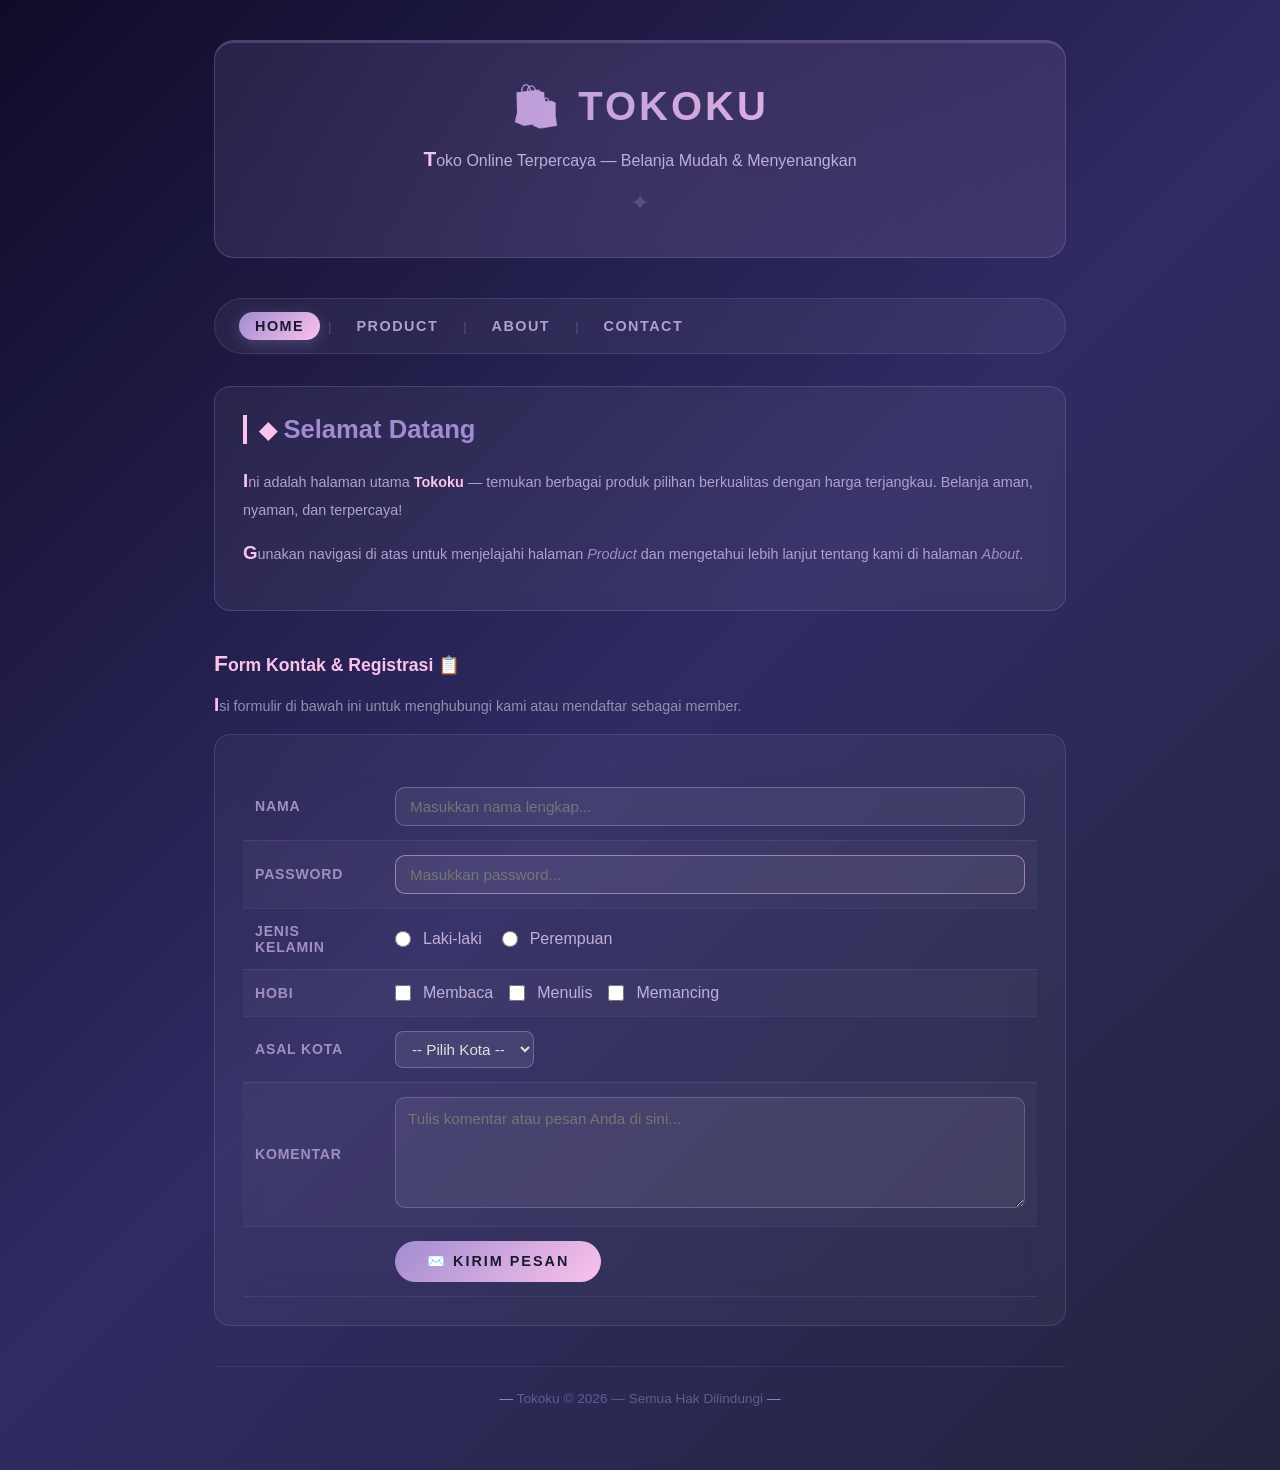
<file: pertemuan1/index.html>
<!DOCTYPE html>
<html lang="id">

<head>
    <meta charset="UTF-8">
    <meta name="viewport" content="width=device-width, initial-scale=1.0">
    <title>Tokoku - Home & Contact</title>
    <link rel="stylesheet" href="./style.css">
    <style>
        body {
            background: linear-gradient(135deg, #0f0c29, #302b63, #24243e);
        }

        .contact-title {
            color: #fbc2eb;
            font-size: 1.1rem;
            font-weight: 600;
            margin-bottom: 4px;
        }

        .radio-group {
            display: flex;
            gap: 20px;
            flex-wrap: wrap;
        }

        .radio-item {
            display: flex;
            align-items: center;
            gap: 6px;
            color: #c0b0d8;
            cursor: pointer;
        }

        .checkbox-group {
            display: flex;
            gap: 16px;
            flex-wrap: wrap;
        }

        .checkbox-item {
            display: flex;
            align-items: center;
            gap: 6px;
            color: #c0b0d8;
            cursor: pointer;
        }

        .form-table {
            border-collapse: collapse;
            width: 100%;
        }

        .form-table td {
            padding: 14px 12px;
            border-bottom: 1px solid rgba(161, 140, 209, 0.15);
            vertical-align: middle;
        }

        .form-table td:first-child {
            width: 140px;
            font-weight: 600;
            color: #a090c0;
            font-size: 0.88rem;
            text-transform: uppercase;
            letter-spacing: 0.8px;
        }

        #contact-section {
            margin-top: 32px;
        }

        #form-wrapper {
            background: rgba(255, 255, 255, 0.04);
            border-radius: 16px;
            padding: 28px;
            border: 1px solid rgba(161, 140, 209, 0.2);
        }

        .form-table tr:hover td {
            background: rgba(161, 140, 209, 0.07);
            transition: background 0.2s ease;
        }

        .contact-title::after {
            content: ' 📋';
        }

        input[name="nama"] {
            border-color: rgba(161, 140, 209, 0.5);
        }

        input[name="password"] {
            border-color: rgba(251, 194, 235, 0.5);
        }

        #form-wrapper>form {
            padding: 0;
            background: none;
            border: none;
        }

        .contact-title~p {
            color: #9090b0;
            font-size: 0.9rem;
        }
    </style>
</head>

<body>
    <div class="container">
        <div class="header-section"
            style="background: linear-gradient(135deg, rgba(161,140,209,0.12), rgba(251,194,235,0.08)); border-color: rgba(161,140,209,0.3);">
            <h1 id="main-title">🛍️ Tokoku</h1>
            <p class="subtitle" style="color: #c0b0d8; font-size: 1rem;">Toko Online Terpercaya — Belanja Mudah &
                Menyenangkan</p>
        </div>

        <nav class="navbar">
            <a href="./index.html" id="nav-home" class="nav-link"
                style="box-shadow: 0 4px 15px rgba(161,140,209,0.3);">HOME</a>
            <span class="nav-separator">|</span>
            <a href="./product.html" class="nav-link">PRODUCT</a>
            <span class="nav-separator">|</span>
            <a href="./about.html" class="nav-link">ABOUT</a>
            <span class="nav-separator">|</span>
            <a href="#contact-section" class="nav-link">CONTACT</a>
        </nav>

        <div class="card" style="margin-bottom: 32px;">
            <h2>Selamat Datang</h2>
            <p>Ini adalah halaman utama <strong style="color: #fbc2eb;">Tokoku</strong> — temukan berbagai produk
                pilihan berkualitas dengan harga terjangkau. Belanja aman, nyaman, dan terpercaya!</p>
            <p>Gunakan navigasi di atas untuk menjelajahi halaman <em style="color: #a18cd1;">Product</em> dan
                mengetahui lebih lanjut tentang kami di halaman <em style="color: #a18cd1;">About</em>.</p>
        </div>

        <section id="contact-section">
            <p class="contact-title">Form Kontak & Registrasi</p>
            <p>Isi formulir di bawah ini untuk menghubungi kami atau mendaftar sebagai member.</p>

            <div id="form-wrapper">
                <form id="contact-form" action="" method="post">
                    <table class="form-table">
                        <tr>
                            <td class="form-label">Nama</td>
                            <td>
                                <input class="input-field" type="text" name="nama"
                                    placeholder="Masukkan nama lengkap...">
                            </td>
                        </tr>
                        <tr>
                            <td class="form-label">Password</td>
                            <td>
                                <input class="input-field" type="password" name="password"
                                    placeholder="Masukkan password...">
                            </td>
                        </tr>
                        <tr>
                            <td class="form-label">Jenis Kelamin</td>
                            <td>
                                <div class="radio-group">
                                    <label class="radio-item">
                                        <input type="radio" name="jk" value="Laki-laki"> Laki-laki
                                    </label>
                                    <label class="radio-item">
                                        <input type="radio" name="jk" value="Perempuan"> Perempuan
                                    </label>
                                </div>
                            </td>
                        </tr>
                        <tr>
                            <td class="form-label">Hobi</td>
                            <td>
                                <div class="checkbox-group">
                                    <label class="checkbox-item">
                                        <input type="checkbox" name="hobi" value="Membaca Buku"> Membaca
                                    </label>
                                    <label class="checkbox-item">
                                        <input type="checkbox" name="hobi" value="Menulis"> Menulis
                                    </label>
                                    <label class="checkbox-item">
                                        <input type="checkbox" name="hobi" value="Memancing"> Memancing
                                    </label>
                                </div>
                            </td>
                        </tr>
                        <tr>
                            <td class="form-label">Asal Kota</td>
                            <td>
                                <select name="kota">
                                    <option value="">-- Pilih Kota --</option>
                                    <option value="Jakarta">Jakarta</option>
                                    <option value="Bandung">Bandung</option>
                                    <option value="Surabaya">Surabaya</option>
                                    <option value="Yogyakarta">Yogyakarta</option>
                                    <option value="Bali">Bali</option>
                                </select>
                            </td>
                        </tr>
                        <tr>
                            <td class="form-label">Komentar</td>
                            <td>
                                <textarea name="komentar" rows="5"
                                    placeholder="Tulis komentar atau pesan Anda di sini..."></textarea>
                            </td>
                        </tr>
                        <tr id="submit-section">
                            <td></td>
                            <td>
                                <input type="submit" value="✉️ Kirim Pesan"
                                    style="letter-spacing: 2px; font-size: 0.9rem;">
                            </td>
                        </tr>
                    </table>
                </form>
            </div>
        </section>

        <footer class="footer">
            Tokoku &copy; 2026 — Semua Hak Dilindungi
        </footer>
    </div>
</body>

</html>
</file>
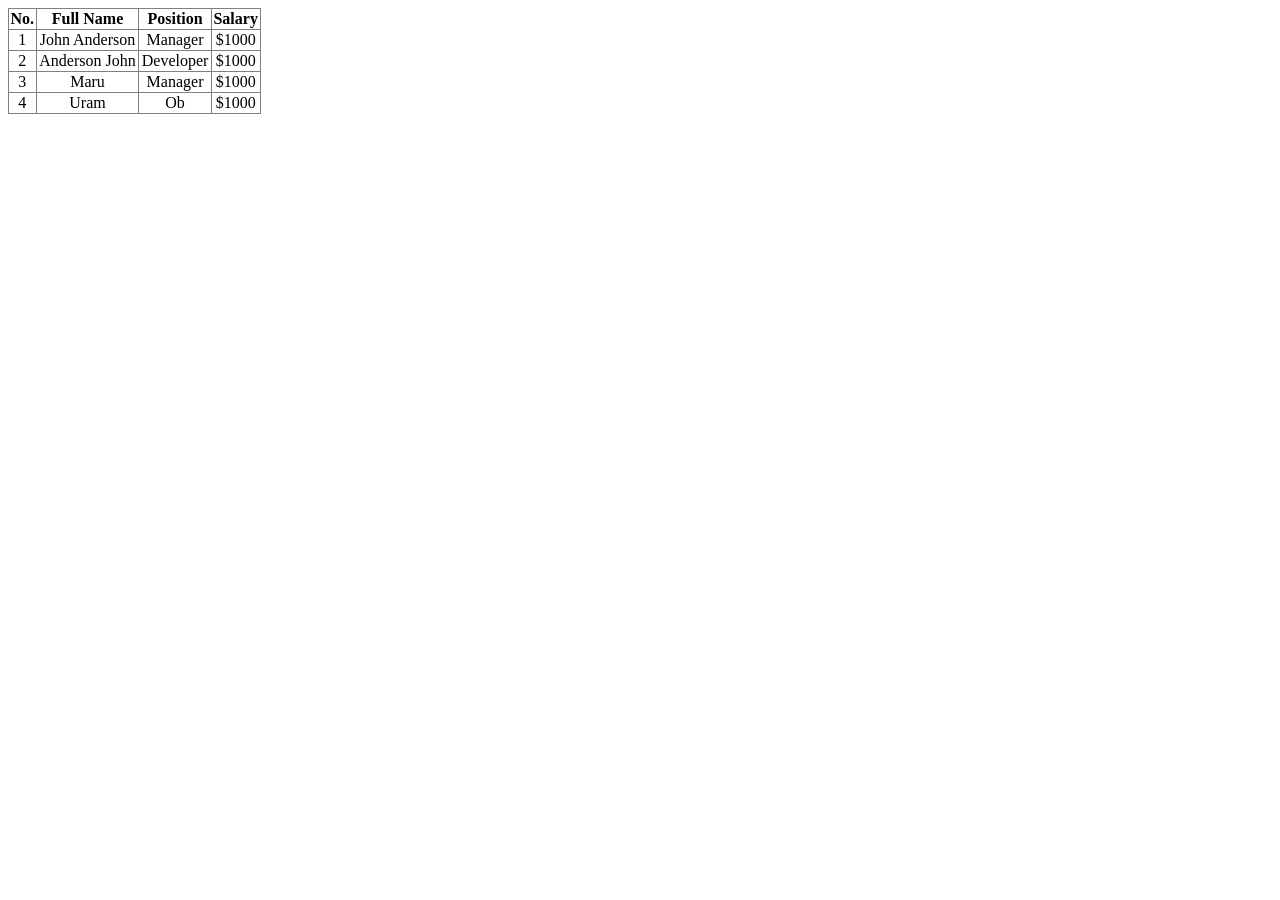
<file: pertemuan2/index.html>
<!DOCTYPE html>
<html lang="en">

<head>
    <meta charset="UTF-8">
    <meta name="viewport" content="width=device-width, initial-scale=1.0">
    <title>Table Demo</title>
    <style>
        table {
            border-collapse: collapse;
            width: 20%;
        }

        td {
            text-align: center;
        }
    </style>
</head>

<body>
    <table border="1">
        <thead>
            <tr>
                <th>No.</th>
                <th>Full Name</th>
                <th>Position</th>
                <th>Salary</th>
            </tr>
        </thead>
        <tbody>
            <tr>
                <td>1</td>
                <td>John Anderson</td>
                <td>Manager</td>
                <td>$1000</td>
            </tr>
            <tr>
                <td>2</td>
                <td>Anderson John</td>
                <td>Developer</td>
                <td>$1000</td>
            </tr>
            <tr>
                <td>3</td>
                <td> Maru</td>
                <td>Manager</td>
                <td>$1000</td>
            </tr>
            <tr>
                <td>4</td>
                <td>Uram</td>
                <td>Ob</td>
                <td>$1000</td>
            </tr>
        </tbody>

    </table>
</body>

</html>
</file>
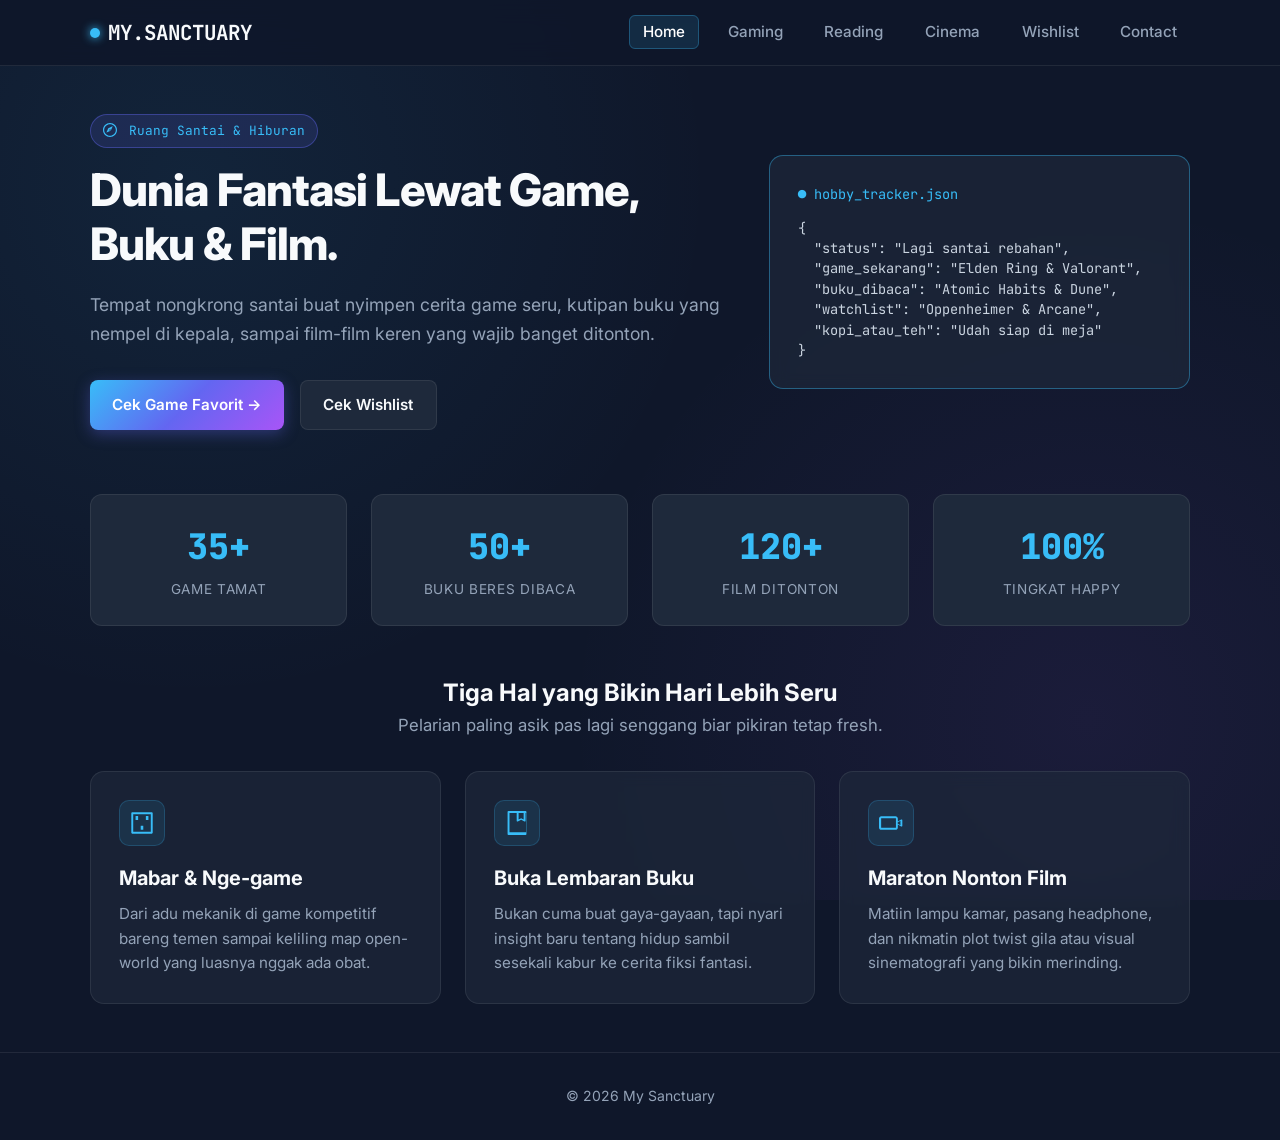
<file: pertemuan5/index.html>
<!DOCTYPE html>
<html lang="id">
<head>
  <meta charset="UTF-8">
  <meta name="viewport" content="width=device-width, initial-scale=1.0">
  <title>My Sanctuary // Gaming, Reading & Movies</title>
  <link rel="preconnect" href="https://fonts.googleapis.com">
  <link rel="preconnect" href="https://fonts.gstatic.com" crossorigin>
  <link href="https://fonts.googleapis.com/css2?family=Inter:wght@400;500;600;700;800&family=JetBrains+Mono:wght@400;600&display=swap" rel="stylesheet">
  <link rel="stylesheet" href="css/style.css">
</head>
<body>

  <!-- Navigation -->
  <header class="site-header">
    <div class="container nav-wrap">
      <a href="index.html" class="brand">
        <span class="brand-dot"></span> MY.SANCTUARY
      </a>
      <nav>
        <ul class="nav-links">
          <li><a href="index.html" class="nav-link active">Home</a></li>
          <li><a href="games.html" class="nav-link">Gaming</a></li>
          <li><a href="books.html" class="nav-link">Reading</a></li>
          <li><a href="movies.html" class="nav-link">Cinema</a></li>
          <li><a href="wishlist.html" class="nav-link">Wishlist</a></li>
          <li><a href="contact.html" class="nav-link">Contact</a></li>
        </ul>
      </nav>
    </div>
  </header>

  <!-- Main Content -->
  <main class="main-content">
    <div class="container">
      
      <!-- Hero -->
      <section class="hero">
        <div class="hero-text">
          <span class="badge">
            <!-- Ant Design CompassOutlined -->
            <svg viewBox="64 64 896 896" width="14" height="14" fill="currentColor" style="vertical-align: -2px; margin-right: 4px;"><path d="M512 64C264.6 64 64 264.6 64 512s200.6 448 448 448 448-200.6 448-448S759.4 64 512 64zm0 820c-205.4 0-372-166.6-372-372s166.6-372 372-372 372 166.6 372 372-166.6 372-372 372zm167.3-605.3a8 8 0 00-9.6-1.9l-264 120a8.03 8.03 0 00-4.1 4.1l-120 264a8 8 0 001.9 9.6c2.3 1.8 5.3 2.5 8.1 1.9l264-120c1.7-.8 3.3-2.4 4.1-4.1l120-264c1.2-2.8.5-5.8-1.9-8.1zM512 556a44 44 0 110-88 44 44 0 010 88z"/></svg>
            Ruang Santai & Hiburan
          </span>
          <h1 class="hero-title">Dunia Fantasi Lewat Game, Buku & Film.</h1>
          <p class="hero-desc">
            Tempat nongkrong santai buat nyimpen cerita game seru, kutipan buku yang nempel di kepala, sampai film-film keren yang wajib banget ditonton.
          </p>
          <div class="btn-group">
            <a href="games.html" class="btn btn-primary">Cek Game Favorit →</a>
            <a href="wishlist.html" class="btn btn-secondary">Cek Wishlist</a>
          </div>
        </div>
        <div class="hero-visual">
          <div class="card" style="border-color: rgba(56, 189, 248, 0.4); text-align: left;">
            <div style="font-family: var(--font-mono); font-size: 0.85rem; color: var(--accent-cyan); margin-bottom: 0.75rem;">
              ● hobby_tracker.json
            </div>
            <pre style="font-family: var(--font-mono); font-size: 0.85rem; color: #cbd5e1; overflow-x: auto; line-height: 1.5;">
{
  "status": "Lagi santai rebahan",
  "game_sekarang": "Elden Ring & Valorant",
  "buku_dibaca": "Atomic Habits & Dune",
  "watchlist": "Oppenheimer & Arcane",
  "kopi_atau_teh": "Udah siap di meja"
}</pre>
          </div>
        </div>
      </section>

      <!-- Stats -->
      <section class="stats-grid">
        <div class="stat-item">
          <div class="stat-num">35+</div>
          <div class="stat-label">Game Tamat</div>
        </div>
        <div class="stat-item">
          <div class="stat-num">50+</div>
          <div class="stat-label">Buku Beres Dibaca</div>
        </div>
        <div class="stat-item">
          <div class="stat-num">120+</div>
          <div class="stat-label">Film Ditonton</div>
        </div>
        <div class="stat-item">
          <div class="stat-num">100%</div>
          <div class="stat-label">Tingkat Happy</div>
        </div>
      </section>

      <!-- 3 Pilar Hobi -->
      <section>
        <div class="page-header" style="margin-bottom: 1.5rem;">
          <h2>Tiga Hal yang Bikin Hari Lebih Seru</h2>
          <p>Pelarian paling asik pas lagi senggang biar pikiran tetap fresh.</p>
        </div>

        <div class="grid-cards">
          <div class="card">
            <!-- Ant Design RocketOutlined / Play -->
            <span class="card-icon">
              <svg viewBox="64 64 896 896"><path d="M880 112H144c-17.7 0-32 14.3-32 32v736c0 17.7 14.3 32 32 32h736c17.7 0 32-14.3 32-32V144c0-17.7-14.3-32-32-32zm-40 728H184V184h656v656zM280 400h80c4.4 0 8-3.6 8-8V256c0-4.4-3.6-8-8-8h-80c-4.4 0-8 3.6-8 8v136c0 4.4 3.6 8 8 8zm384 0h80c4.4 0 8-3.6 8-8V256c0-4.4-3.6-8-8-8h-80c-4.4 0-8 3.6-8 8v136c0 4.4 3.6 8 8 8zm-192 368h80c4.4 0 8-3.6 8-8V624c0-4.4-3.6-8-8-8h-80c-4.4 0-8 3.6-8 8v136c0 4.4 3.6 8 8 8z"/></svg>
            </span>
            <h3>Mabar & Nge-game</h3>
            <p>Dari adu mekanik di game kompetitif bareng temen sampai keliling map open-world yang luasnya nggak ada obat.</p>
          </div>
          <div class="card">
            <!-- Ant Design BookOutlined -->
            <span class="card-icon">
              <svg viewBox="64 64 896 896"><path d="M832 64H192c-17.7 0-32 14.3-32 32v832c0 17.7 14.3 32 32 32h640c17.7 0 32-14.3 32-32V96c0-17.7-14.3-32-32-32zm-260 72h188v248L666 331.4 572 384V136zm204 720H232V136h268v294.6c0 10.1 5.3 19.5 13.9 24.6 8.6 5.1 19.3 5.3 28.1.5L666 386.4l124 69.3c8.8 4.9 19.5 4.6 28.1-.5 8.6-5.1 13.9-14.5 13.9-24.6V136h44v720z"/></svg>
            </span>
            <h3>Buka Lembaran Buku</h3>
            <p>Bukan cuma buat gaya-gayaan, tapi nyari insight baru tentang hidup sambil sesekali kabur ke cerita fiksi fantasi.</p>
          </div>
          <div class="card">
            <!-- Ant Design VideoCameraOutlined -->
            <span class="card-icon">
              <svg viewBox="64 64 896 896"><path d="M920 384.4c-9.1-5.7-20.7-5.9-30-.5L768 454.4V344c0-48.5-39.5-88-88-88H152c-48.5 0-88 39.5-88 88v336c0 48.5 39.5 88 88 88h528c48.5 0 88-39.5 88-88V569.6l122 70.5c4.7 2.7 9.9 4.1 15.2 4.1 5.1 0 10.2-1.3 14.8-3.9 9.3-5.3 15-15.1 15-25.8V410.2c0-10.7-5.7-20.5-15-25.8zM696 680c0 4.4-3.6 8-8 8H152c-4.4 0-8-3.6-8-8V344c0-4.4 3.6-8 8-8h536c4.4 0 8 3.6 8 8v336zm168-87.1l-104-60.1V491.2l104-60.1v161.8z"/></svg>
            </span>
            <h3>Maraton Nonton Film</h3>
            <p>Matiin lampu kamar, pasang headphone, dan nikmatin plot twist gila atau visual sinematografi yang bikin merinding.</p>
          </div>
        </div>
      </section>

    </div>
  </main>

  <!-- Footer -->
  <footer class="site-footer">
    <div class="container">
      <p>© 2026 My Sanctuary</p>
    </div>
  </footer>

</body>
</html>
</file>
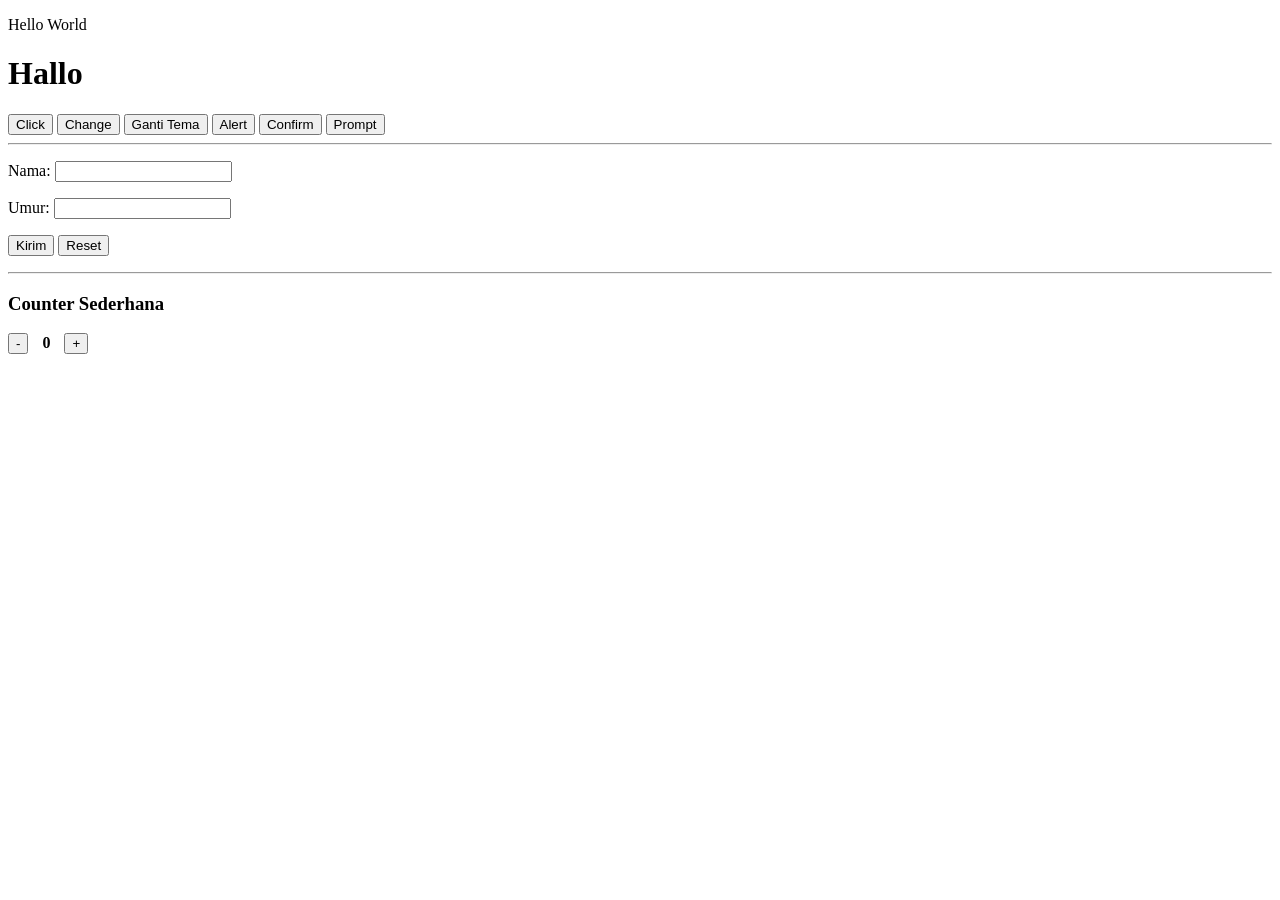
<file: pertemuan6/index.html>
<!DOCTYPE html>
<html lang="en">

<head>
    <meta charset="UTF-8">
    <meta name="viewport" content="width=device-width, initial-scale=1.0">
    <title>Demo - JS</title>
</head>

<body>
    <!-- Inner HTML -->
    <p id="demo"></p>

    <!-- Write -->
    <h1 id="ganti">Hallo</h1>
    <button type="button" onclick="document.write(5 + 6)">Click</button>
    <button type="button" onclick='change()'>Change</button>
    <button type="button" onclick="toggleTema()">Ganti Tema</button>

    <!-- Alert -->
    <button type="button" onclick="alert('Jangan diklik lagi')">Alert</button>
    <button type="button" onclick="confirm('Jangan diklik lagi')">Confirm</button>
    <button type="button" onclick="prompt('Masukkan pesan:')">Prompt</button>

    <!-- ///////////// -->
    <hr />

    <p>Nama: <input type="text" id="nama" /></p>
    <p>Umur: <input type="number" id="umur" /></p>

    <button type="button" onclick="kirim()">Kirim</button>
    <button type="button" onclick="resetForm()">Reset</button>
    <p id="hasil"></p>

    <hr />
    <h3>Counter Sederhana</h3>
    <button type="button" onclick="ubahCounter(-1)">-</button>
    <span id="nilai-counter" style="margin: 0 10px; font-weight: bold;">0</span>
    <button type="button" onclick="ubahCounter(1)">+</button>

    <script src="./script.js"></script>
</body>

</html>
</file>
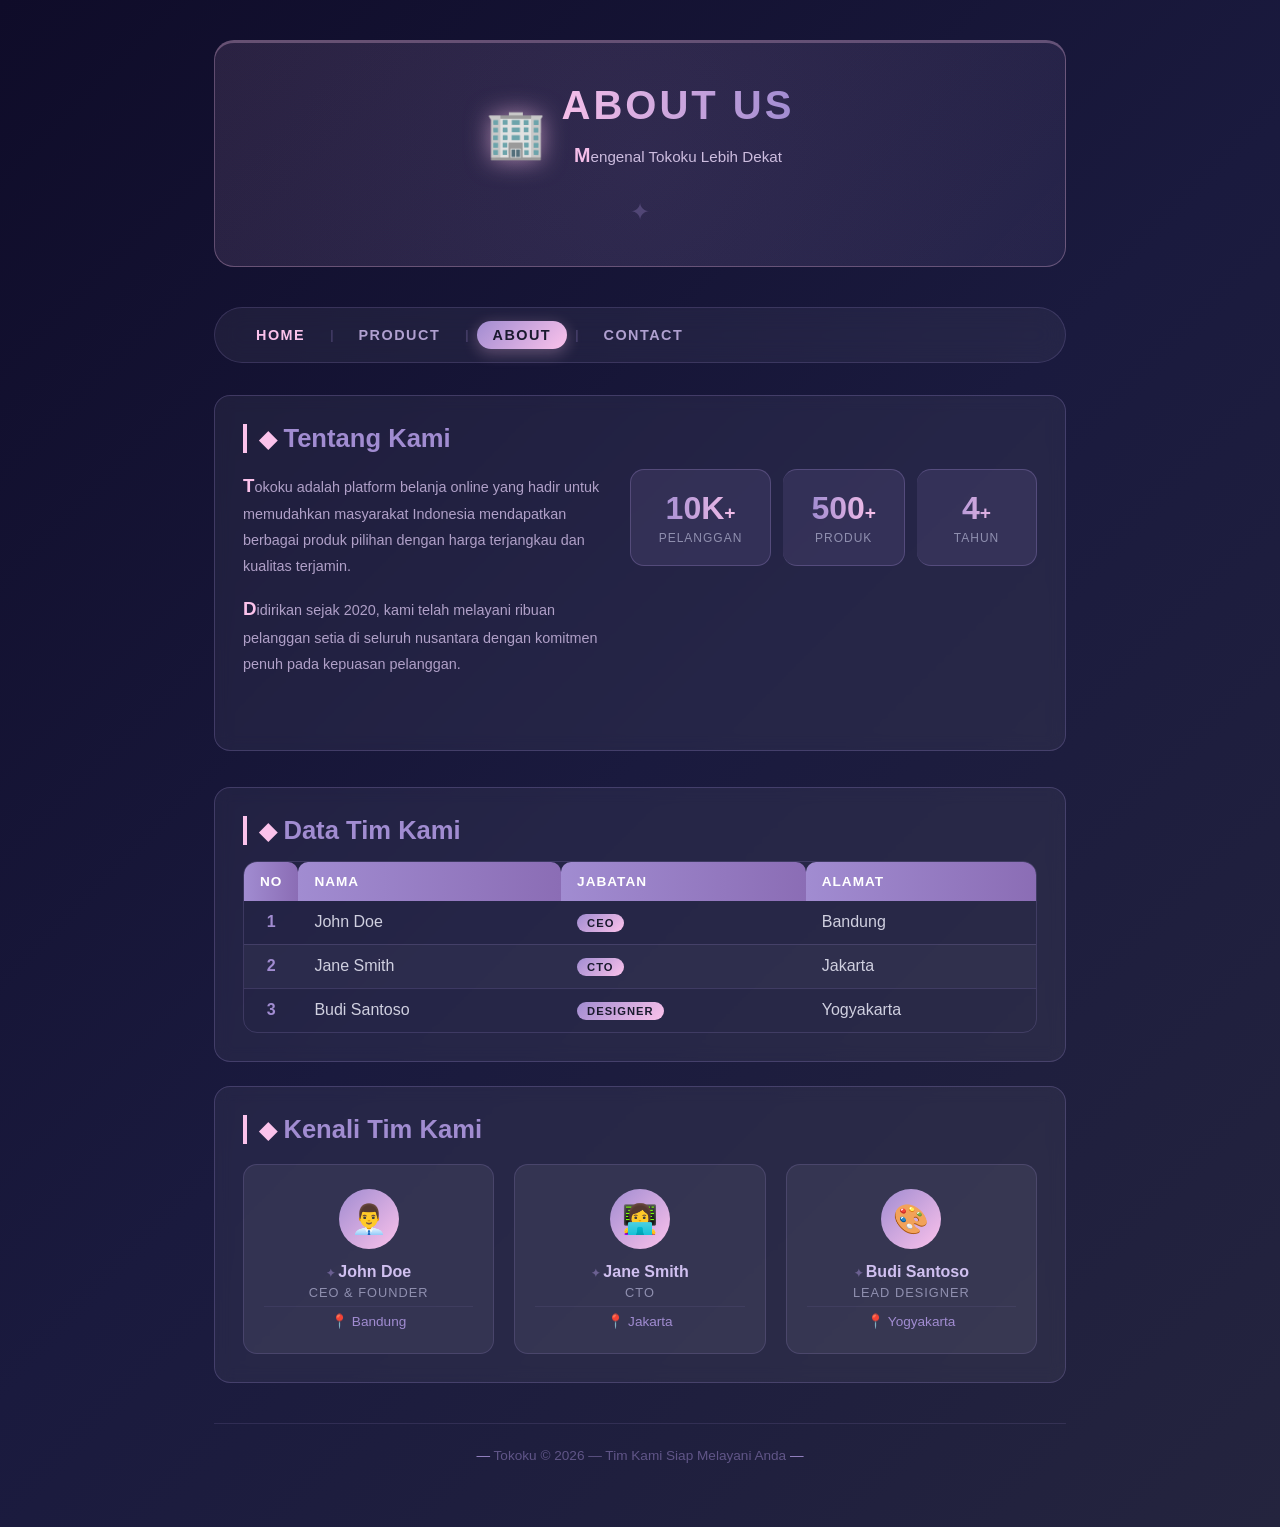
<file: pertemuan1/about.html>
<!DOCTYPE html>
<html lang="id">

<head>
    <meta charset="UTF-8">
    <meta name="viewport" content="width=device-width, initial-scale=1.0">
    <title>Tokoku - About</title>
    <link rel="stylesheet" href="./style.css">
    <style>
        body {
            background: linear-gradient(135deg, #0f0c29, #1a1a3e, #24243e);
        }

        .about-intro {
            display: flex;
            gap: 24px;
            align-items: flex-start;
            flex-wrap: wrap;
            margin-bottom: 32px;
        }

        .about-text {
            flex: 1;
            min-width: 250px;
        }

        .stat-box {
            background: rgba(161, 140, 209, 0.12);
            border: 1px solid rgba(161, 140, 209, 0.3);
            border-radius: 14px;
            padding: 20px 28px;
            text-align: center;
            min-width: 120px;
        }

        .stat-number {
            font-size: 2rem;
            font-weight: 800;
            background: linear-gradient(90deg, #a18cd1, #fbc2eb);
            -webkit-background-clip: text;
            -webkit-text-fill-color: transparent;
            background-clip: text;
        }

        .stat-label {
            font-size: 0.75rem;
            color: #9090b0;
            text-transform: uppercase;
            letter-spacing: 1px;
            margin-top: 4px;
        }

        .team-avatar {
            width: 60px;
            height: 60px;
            border-radius: 50%;
            background: linear-gradient(135deg, #a18cd1, #fbc2eb);
            display: flex;
            align-items: center;
            justify-content: center;
            font-size: 1.8rem;
            margin: 0 auto 14px auto;
        }

        .team-name {
            font-weight: 700;
            color: #d0c0f0;
            margin-bottom: 4px;
        }

        .team-role {
            font-size: 0.8rem;
            color: #9090b0;
            text-transform: uppercase;
            letter-spacing: 1px;
        }

        .team-city {
            font-size: 0.85rem;
            color: #a18cd1;
            margin-top: 6px;
        }

        .about-table-wrap {
            overflow-x: auto;
            border-radius: 14px;
            border: 1px solid rgba(161, 140, 209, 0.2);
        }

        #about-hero {
            display: flex;
            align-items: center;
            gap: 16px;
            justify-content: center;
        }

        #team-section {
            margin-top: 36px;
        }

        a[href="./index.html"] {
            color: #fbc2eb;
            font-weight: 700;
        }

        .team-card:hover .team-avatar {
            transform: scale(1.1);
            transition: transform 0.3s ease;
        }

        .about-table-wrap tr:last-child td {
            border-bottom: none;
        }

        .stat-number::after {
            content: '+';
            font-size: 1.2rem;
            color: #fbc2eb;
        }

        .team-name::before {
            content: '✦ ';
            color: rgba(161, 140, 209, 0.5);
            font-size: 0.7em;
        }

        .about-intro p {
            color: #b0a0c8;
        }

        .card>h2 {
            margin-bottom: 16px;
        }

        .stat-box+.stat-box {
            border-left: none;
        }

        .team-name~.team-city {
            border-top: 1px solid rgba(161, 140, 209, 0.1);
            padding-top: 6px;
            margin-top: 6px;
        }
    </style>
</head>

<body>
    <div class="container">
        <div class="header-section"
            style="background: linear-gradient(135deg, rgba(251,194,235,0.1), rgba(161,140,209,0.08)); border-color: rgba(251,194,235,0.3);">
            <div id="about-hero">
                <span style="font-size: 3rem; filter: drop-shadow(0 0 12px rgba(251,194,235,0.6));">🏢</span>
                <div>
                    <h1 id="main-title"
                        style="-webkit-text-fill-color: unset; background: linear-gradient(90deg, #fbc2eb, #a18cd1); -webkit-background-clip: text; -webkit-text-fill-color: transparent;">
                        ABOUT US</h1>
                    <p class="subtitle" style="color: #d0c0e0; font-size: 0.95rem;">Mengenal Tokoku Lebih Dekat</p>
                </div>
            </div>
        </div>

        <nav class="navbar">
            <a href="./index.html" class="nav-link">HOME</a>
            <span class="nav-separator">|</span>
            <a href="./product.html" class="nav-link">PRODUCT</a>
            <span class="nav-separator">|</span>
            <a href="./about.html" id="nav-home" class="nav-link"
                style="box-shadow: 0 4px 15px rgba(251,194,235,0.3);">ABOUT</a>
            <span class="nav-separator">|</span>
            <a href="./index.html#contact-section" class="nav-link">CONTACT</a>
        </nav>

        <div class="card">
            <h2>Tentang Kami</h2>
            <div class="about-intro">
                <div class="about-text">
                    <p>Tokoku adalah platform belanja online yang hadir untuk memudahkan masyarakat Indonesia
                        mendapatkan berbagai produk pilihan dengan harga terjangkau dan kualitas terjamin.</p>
                    <p>Didirikan sejak 2020, kami telah melayani ribuan pelanggan setia di seluruh nusantara dengan
                        komitmen penuh pada kepuasan pelanggan.</p>
                </div>
                <div style="display: flex; gap: 12px; flex-wrap: wrap;">
                    <div class="stat-box">
                        <div class="stat-number">10K</div>
                        <div class="stat-label">Pelanggan</div>
                    </div>
                    <div class="stat-box">
                        <div class="stat-number">500</div>
                        <div class="stat-label">Produk</div>
                    </div>
                    <div class="stat-box">
                        <div class="stat-number">4</div>
                        <div class="stat-label">Tahun</div>
                    </div>
                </div>
            </div>
        </div>

        <div id="team-section">
            <div class="card">
                <h2>Data Tim Kami</h2>
                <div class="about-table-wrap">
                    <table>
                        <thead>
                            <tr>
                                <th style="width: 50px; text-align: center;">No</th>
                                <th>Nama</th>
                                <th>Jabatan</th>
                                <th>Alamat</th>
                            </tr>
                        </thead>
                        <tbody>
                            <tr>
                                <td style="text-align: center; color: #a18cd1; font-weight: 700;">1</td>
                                <td>John Doe</td>
                                <td><span class="badge">CEO</span></td>
                                <td>Bandung</td>
                            </tr>
                            <tr>
                                <td style="text-align: center; color: #a18cd1; font-weight: 700;">2</td>
                                <td>Jane Smith</td>
                                <td><span class="badge">CTO</span></td>
                                <td>Jakarta</td>
                            </tr>
                            <tr>
                                <td style="text-align: center; color: #a18cd1; font-weight: 700;">3</td>
                                <td>Budi Santoso</td>
                                <td><span class="badge">Designer</span></td>
                                <td>Yogyakarta</td>
                            </tr>
                        </tbody>
                    </table>
                </div>
            </div>

            <div class="card" style="margin-top: 24px;">
                <h2>Kenali Tim Kami</h2>
                <div class="team-grid">
                    <div class="team-card">
                        <div class="team-avatar">👨‍💼</div>
                        <div class="team-name">John Doe</div>
                        <div class="team-role">CEO & Founder</div>
                        <div class="team-city">📍 Bandung</div>
                    </div>
                    <div class="team-card">
                        <div class="team-avatar">👩‍💻</div>
                        <div class="team-name">Jane Smith</div>
                        <div class="team-role">CTO</div>
                        <div class="team-city">📍 Jakarta</div>
                    </div>
                    <div class="team-card">
                        <div class="team-avatar">🎨</div>
                        <div class="team-name">Budi Santoso</div>
                        <div class="team-role">Lead Designer</div>
                        <div class="team-city">📍 Yogyakarta</div>
                    </div>
                </div>
            </div>
        </div>

        <footer class="footer">
            Tokoku &copy; 2026 — Tim Kami Siap Melayani Anda
        </footer>
    </div>
</body>

</html>
</file>
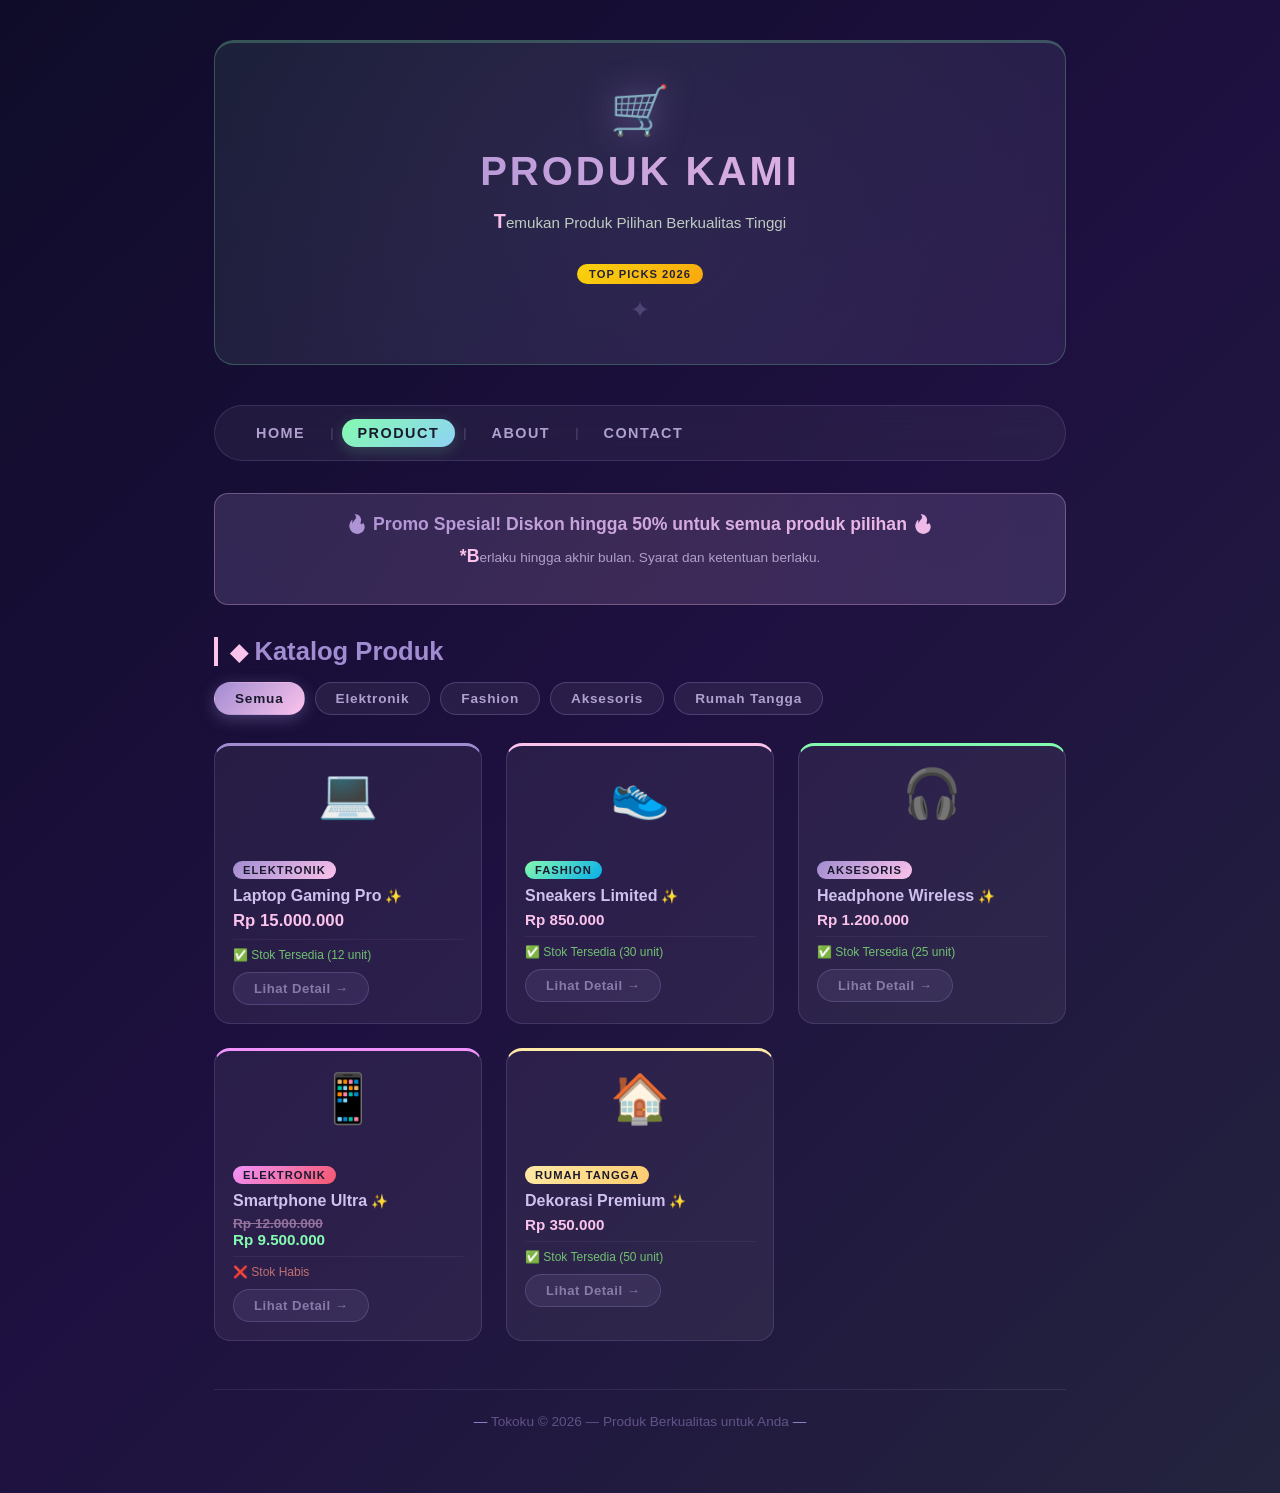
<file: pertemuan1/product.html>
<!DOCTYPE html>
<html lang="id">

<head>
    <meta charset="UTF-8">
    <meta name="viewport" content="width=device-width, initial-scale=1.0">
    <title>Tokoku - Product</title>
    <link rel="stylesheet" href="./style.css">
    <style>
        body {
            background: linear-gradient(135deg, #0f0c29, #1e1040, #24243e);
        }

        .filter-bar {
            display: flex;
            gap: 10px;
            margin-bottom: 28px;
            flex-wrap: wrap;
        }

        .filter-btn {
            background: rgba(255, 255, 255, 0.06);
            border: 1px solid rgba(161, 140, 209, 0.3);
            color: #b0a0d0;
            padding: 8px 20px;
            border-radius: 25px;
            font-size: 0.85rem;
            cursor: pointer;
            font-family: inherit;
            font-weight: 600;
            letter-spacing: 0.8px;
            transition: all 0.3s ease;
        }

        .filter-btn-active {
            background: linear-gradient(135deg, #a18cd1, #fbc2eb);
            color: #1a1a2e;
            border-color: transparent;
        }

        .product-emoji {
            font-size: 3rem;
            display: block;
            text-align: center;
            padding: 20px;
        }

        .product-stock {
            font-size: 0.75rem;
            color: #70c070;
            margin-top: 4px;
        }

        .product-stock.habis {
            color: #c07070;
        }

        .promo-banner {
            background: linear-gradient(90deg, rgba(161, 140, 209, 0.2), rgba(251, 194, 235, 0.15), rgba(161, 140, 209, 0.2));
            border: 1px solid rgba(251, 194, 235, 0.3);
            border-radius: 14px;
            padding: 20px 28px;
            text-align: center;
            margin-bottom: 32px;
        }

        .promo-text {
            font-size: 1.1rem;
            font-weight: 700;
            background: linear-gradient(90deg, #a18cd1, #fbc2eb);
            -webkit-background-clip: text;
            -webkit-text-fill-color: transparent;
            background-clip: text;
        }

        .btn-detail {
            display: inline-block;
            margin-top: 10px;
            padding: 8px 20px;
            background: rgba(161, 140, 209, 0.15);
            border: 1px solid rgba(161, 140, 209, 0.4);
            border-radius: 20px;
            color: #b0a0d0;
            font-size: 0.82rem;
            font-weight: 600;
            cursor: pointer;
            text-decoration: none;
            transition: all 0.3s ease;
            font-family: inherit;
            letter-spacing: 0.5px;
        }

        #product-hero {
            text-align: center;
        }

        #product-list {
            margin-top: 8px;
        }

        #featured-badge {
            background: linear-gradient(135deg, #ffd700, #ffaa00);
            color: #1a1a2e;
            padding: 4px 12px;
            border-radius: 20px;
            font-size: 0.7rem;
            font-weight: 700;
            text-transform: uppercase;
            letter-spacing: 1px;
            display: inline-block;
            margin-top: 8px;
        }

        button[class="filter-btn filter-btn-active"] {
            box-shadow: 0 4px 16px rgba(161, 140, 209, 0.35);
        }

        a[class="btn-detail"] {
            display: inline-block;
        }

        .filter-btn:hover {
            background: rgba(161, 140, 209, 0.2);
            color: #fbc2eb;
            border-color: rgba(161, 140, 209, 0.5);
            transform: translateY(-1px);
        }

        .btn-detail:hover {
            background: rgba(161, 140, 209, 0.25);
            color: #fbc2eb;
            border-color: rgba(251, 194, 235, 0.5);
            transform: translateY(-2px);
        }

        .product-card:nth-child(1) {
            border-top: 3px solid #a18cd1;
        }

        .product-card:nth-child(2) {
            border-top: 3px solid #fbc2eb;
        }

        .product-card:nth-child(3) {
            border-top: 3px solid #84fab0;
        }

        .product-card:nth-child(4) {
            border-top: 3px solid #f093fb;
        }

        .product-card:last-child {
            border-top: 3px solid #ffeaa7;
        }

        .product-name::after {
            content: ' ✨';
            font-size: 0.85em;
        }

        .promo-text::before {
            content: '🔥 ';
        }

        .promo-text::after {
            content: ' 🔥';
        }

        .product-card .product-emoji {
            transition: transform 0.3s ease;
        }

        .product-grid>.product-card {
            display: flex;
            flex-direction: column;
        }

        .product-name+.product-price {
            margin-top: 2px;
        }

        .product-price~.product-stock {
            border-top: 1px solid rgba(161, 140, 209, 0.1);
            padding-top: 8px;
            margin-top: 8px;
        }

        .product-card:hover .product-emoji {
            transform: scale(1.15) rotate(5deg);
        }

        .product-card:hover .btn-detail {
            background: rgba(161, 140, 209, 0.2);
            color: #fbc2eb;
        }
    </style>
</head>

<body>
    <div class="container">
        <div class="header-section"
            style="background: linear-gradient(135deg, rgba(132,250,176,0.08), rgba(161,140,209,0.1)); border-color: rgba(132,250,176,0.25);">
            <div id="product-hero">
                <span
                    style="font-size: 3rem; display: block; margin-bottom: 10px; filter: drop-shadow(0 0 16px rgba(161,140,209,0.7));">🛒</span>
                <h1 id="main-title">PRODUK KAMI</h1>
                <p class="subtitle" style="color: #c0d0c0;">Temukan Produk Pilihan Berkualitas Tinggi</p>
                <div id="featured-badge" style="margin-top: 12px;">Top Picks 2026</div>
            </div>
        </div>

        <nav class="navbar">
            <a href="./index.html" class="nav-link">HOME</a>
            <span class="nav-separator">|</span>
            <a href="./product.html" id="nav-home" class="nav-link"
                style="box-shadow: 0 4px 15px rgba(132,250,176,0.2); background: linear-gradient(135deg, #84fab0, #8fd3f4); color: #1a1a2e;">PRODUCT</a>
            <span class="nav-separator">|</span>
            <a href="./about.html" class="nav-link">ABOUT</a>
            <span class="nav-separator">|</span>
            <a href="./index.html#contact-section" class="nav-link">CONTACT</a>
        </nav>

        <div class="promo-banner">
            <div class="promo-text">Promo Spesial! Diskon hingga 50% untuk semua produk pilihan</div>
            <p style="color: #b0a0c8; font-size: 0.85rem; margin-top: 6px;">*Berlaku hingga akhir bulan. Syarat dan
                ketentuan berlaku.</p>
        </div>

        <div style="margin-bottom: 16px;">
            <h2 style="margin-bottom: 16px;">Katalog Produk</h2>
            <div class="filter-bar">
                <button class="filter-btn filter-btn-active">Semua</button>
                <button class="filter-btn">Elektronik</button>
                <button class="filter-btn">Fashion</button>
                <button class="filter-btn">Aksesoris</button>
                <button class="filter-btn">Rumah Tangga</button>
            </div>
        </div>

        <div class="product-grid" id="product-list">
            <div class="product-card">
                <span class="product-emoji">💻</span>
                <div class="product-info">
                    <span class="badge" style="margin-bottom: 8px; display: inline-block;">Elektronik</span>
                    <div class="product-name">Laptop Gaming Pro</div>
                    <div class="product-price" style="font-size: 1.05rem;">Rp 15.000.000</div>
                    <div class="product-stock">✅ Stok Tersedia (12 unit)</div>
                    <a href="#" class="btn-detail">Lihat Detail →</a>
                </div>
            </div>

            <div class="product-card">
                <span class="product-emoji">👟</span>
                <div class="product-info">
                    <span class="badge"
                        style="margin-bottom: 8px; display: inline-block; background: linear-gradient(135deg, #84fab0, #08aeea); color: #1a1a2e;">Fashion</span>
                    <div class="product-name">Sneakers Limited</div>
                    <div class="product-price">Rp 850.000</div>
                    <div class="product-stock">✅ Stok Tersedia (30 unit)</div>
                    <a href="#" class="btn-detail">Lihat Detail →</a>
                </div>
            </div>

            <div class="product-card">
                <span class="product-emoji">🎧</span>
                <div class="product-info">
                    <span class="badge" style="margin-bottom: 8px; display: inline-block;">Aksesoris</span>
                    <div class="product-name">Headphone Wireless</div>
                    <div class="product-price">Rp 1.200.000</div>
                    <div class="product-stock">✅ Stok Tersedia (25 unit)</div>
                    <a href="#" class="btn-detail">Lihat Detail →</a>
                </div>
            </div>

            <div class="product-card">
                <span class="product-emoji">📱</span>
                <div class="product-info">
                    <span class="badge"
                        style="margin-bottom: 8px; display: inline-block; background: linear-gradient(135deg, #f093fb, #f5576c);">Elektronik</span>
                    <div class="product-name">Smartphone Ultra</div>
                    <div class="product-price" style="text-decoration: line-through; opacity: 0.5; font-size: 0.85rem;">
                        Rp 12.000.000</div>
                    <div class="product-price" style="color: #84fab0;">Rp 9.500.000</div>
                    <div class="product-stock habis">❌ Stok Habis</div>
                    <a href="#" class="btn-detail">Lihat Detail →</a>
                </div>
            </div>

            <div class="product-card">
                <span class="product-emoji">🏠</span>
                <div class="product-info">
                    <span class="badge"
                        style="margin-bottom: 8px; display: inline-block; background: linear-gradient(135deg, #ffeaa7, #fdcb6e); color: #1a1a2e;">Rumah
                        Tangga</span>
                    <div class="product-name">Dekorasi Premium</div>
                    <div class="product-price">Rp 350.000</div>
                    <div class="product-stock">✅ Stok Tersedia (50 unit)</div>
                    <a href="#" class="btn-detail">Lihat Detail →</a>
                </div>
            </div>
        </div>

        <footer class="footer" style="margin-top: 48px;">
            Tokoku &copy; 2026 — Produk Berkualitas untuk Anda
        </footer>
    </div>
</body>

</html>
</file>
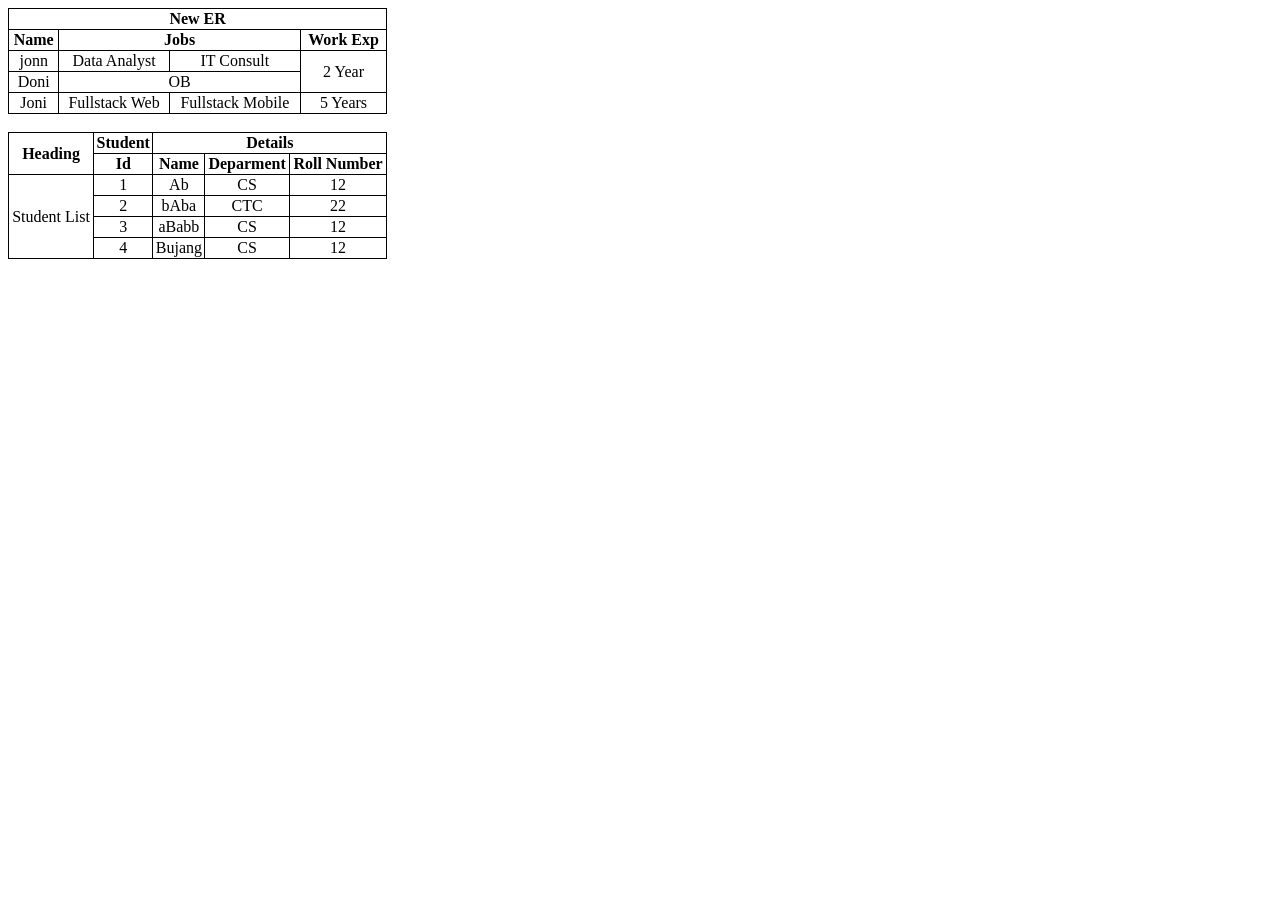
<file: pertemuan2/table.html>
<!DOCTYPE html>
<html lang="en">

<head>
    <meta charset="UTF-8">
    <meta name="viewport" content="width=device-width, initial-scale=1.0">
    <title>Document</title>
    <style>
        table {
            border-collapse: collapse;
            width: 30%;
        }

        th,
        td {
            border: 1px solid black;
            text-align: center;
        }
    </style>
</head>

<body>
    <table border="1">
        <tr>
            <th colspan="4">New ER</th>
        </tr>
        <tr>
            <th>Name</th>
            <th colspan="2">Jobs</th>
            <th>Work Exp</th>
        </tr>
        <tr>
            <td>jonn</td>
            <td>Data Analyst</td>
            <td>IT Consult</td>
            <td rowspan="2">2 Year</td>
        </tr>
        <tr>
            <td>Doni</td>
            <td colspan="2">OB</td>
        </tr>
        <tr>
            <td>Joni</td>
            <td>Fullstack Web</td>
            <td>Fullstack Mobile</td>
            <td>5 Years</td>
        </tr>
    </table>

    <!-- Latihan -->
    <br>
    <table border="1">
        <tr>
            <th rowspan="2">Heading</th>
            <th>Student</th>
            <th colspan="3">Details</th>
        </tr>
        <tr>
            <th>Id</th>
            <th>Name</th>
            <th>Deparment</th>
            <th>Roll Number</th>
        </tr>
        <tr>
            <td rowspan="4">Student List</td>
            <td>1</td>
            <td>Ab</td>
            <td>CS</td>
            <td>12</td>
        </tr>
        <tr>
            <td>2</td>
            <td>bAba</td>
            <td>CTC</td>
            <td>22</td>
        </tr>
        <tr>
            <td>3</td>
            <td>aBabb</td>
            <td>CS</td>
            <td>12</td>
        </tr>
        <tr>
            <td>4</td>
            <td>Bujang</td>
            <td>CS</td>
            <td>12</td>
        </tr>
    </table>

</body>

</html>
</file>
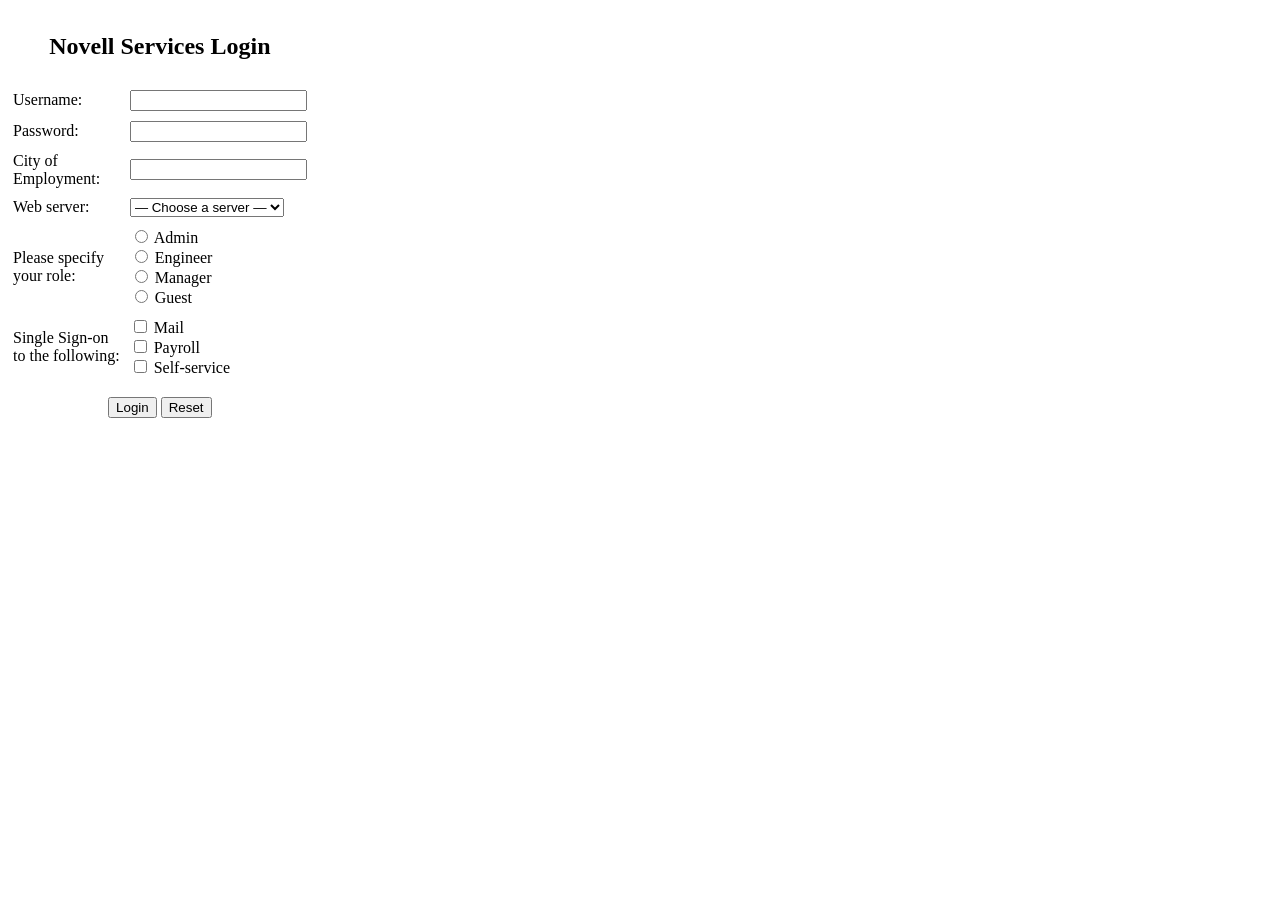
<file: pertemuan2/tugas.html>
<!DOCTYPE html>
<html lang="en">

<head>
    <meta charset="UTF-8">
    <meta name="viewport" content="width=device-width, initial-scale=1.0">
    <title>Tugas 2</title>
    <style>
        table {
            border-collapse: collapse;
        }

        td {
            padding: 5px;
            text-align: left;
        }
    </style>
</head>

<body>
    <form action="" method="post">
        <table>
            <tr>
                <td style="text-align: center;" colspan="2">
                    <h2>Novell Services Login</h2>
                </td>
            </tr>
            <tr>
                <td><label for="username">Username:</label></td>
                <td><input type="text" id="username" name="username"></td>
            </tr>
            <tr>
                <td><label for="password">Password:</label></td>
                <td><input type="password" id="password" name="password"></td>
            </tr>
            <tr>
                <td><label for="city">City of<br>Employment:</label></td>
                <td><input type="text" id="city" name="city"></td>
            </tr>
            <tr>
                <td><label for="webServ">Web server:</label></td>
                <td>
                    <select name="webServer" id="webServ">
                        <option value="">&mdash; Choose a server &mdash;</option>
                    </select>
                </td>
            </tr>
            <tr>
                <td>Please specify<br>your role:</td>
                <td>
                    <input type="radio" id="role-admin" name="role" value="admin">
                    <label for="role-admin">Admin</label><br>
                    <input type="radio" id="role-engineer" name="role" value="engineer">
                    <label for="role-engineer">Engineer</label><br>
                    <input type="radio" id="role-manager" name="role" value="manager">
                    <label for="role-manager">Manager</label><br>
                    <input type="radio" id="role-guest" name="role" value="guest">
                    <label for="role-guest">Guest</label>
                </td>
            </tr>
            <tr>
                <td>Single Sign-on<br>to the following:</td>
                <td>
                    <input type="checkbox" id="sso-mail" name="sso" value="mail">
                    <label for="sso-mail">Mail</label><br>
                    <input type="checkbox" id="sso-payroll" name="sso" value="payroll">
                    <label for="sso-payroll">Payroll</label><br>
                    <input type="checkbox" id="sso-selfservice" name="sso" value="self-service">
                    <label for="sso-selfservice">Self-service</label>
                </td>
            </tr>
            <tr>
                <td colspan="2" style="text-align: center; padding-top: 15px;">
                    <input type="submit" value="Login">
                    <input type="reset" value="Reset">
                </td>
            </tr>
        </table>
    </form>
</body>

</html>
</file>
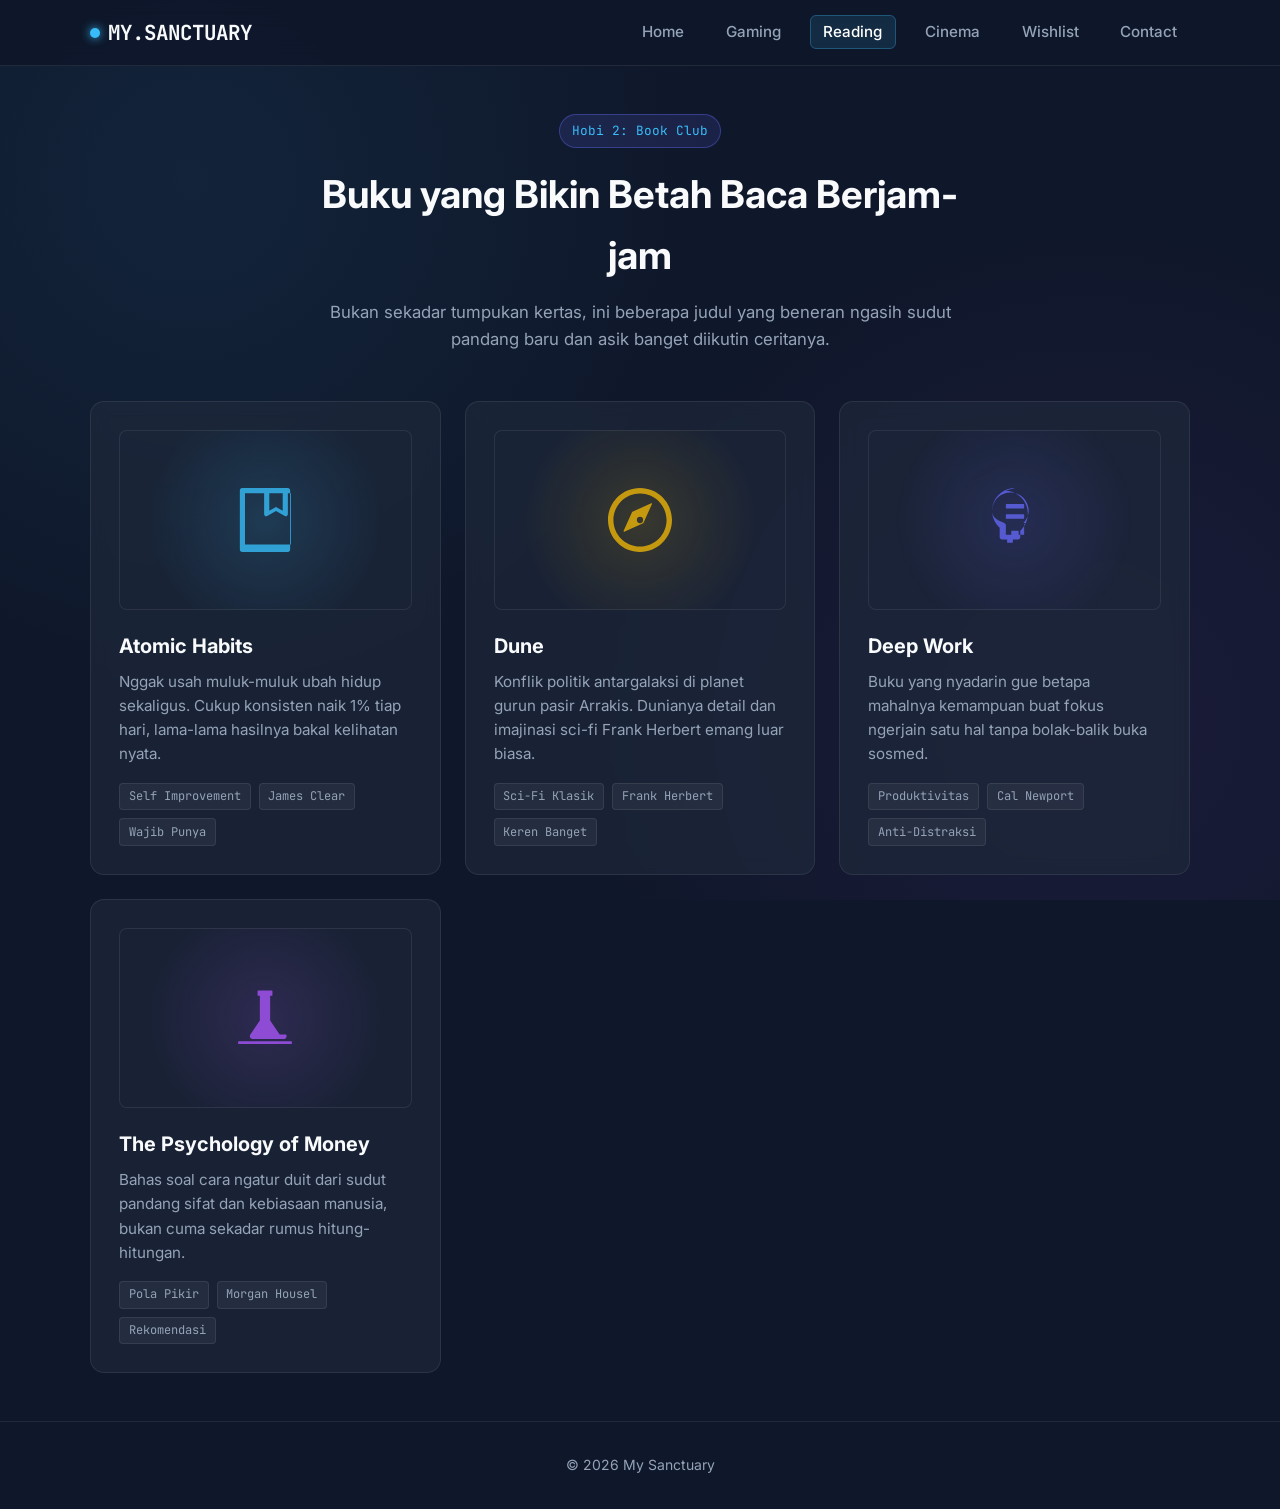
<file: pertemuan5/books.html>
<!DOCTYPE html>
<html lang="id">
<head>
  <meta charset="UTF-8">
  <meta name="viewport" content="width=device-width, initial-scale=1.0">
  <title>Reading // My Sanctuary</title>
  <link rel="preconnect" href="https://fonts.googleapis.com">
  <link rel="preconnect" href="https://fonts.gstatic.com" crossorigin>
  <link href="https://fonts.googleapis.com/css2?family=Inter:wght@400;500;600;700;800&family=JetBrains+Mono:wght@400;600&display=swap" rel="stylesheet">
  <link rel="stylesheet" href="css/style.css">
</head>
<body>

  <!-- Navigation -->
  <header class="site-header">
    <div class="container nav-wrap">
      <a href="index.html" class="brand">
        <span class="brand-dot"></span> MY.SANCTUARY
      </a>
      <nav>
        <ul class="nav-links">
          <li><a href="index.html" class="nav-link">Home</a></li>
          <li><a href="games.html" class="nav-link">Gaming</a></li>
          <li><a href="books.html" class="nav-link active">Reading</a></li>
          <li><a href="movies.html" class="nav-link">Cinema</a></li>
          <li><a href="wishlist.html" class="nav-link">Wishlist</a></li>
          <li><a href="contact.html" class="nav-link">Contact</a></li>
        </ul>
      </nav>
    </div>
  </header>

  <!-- Main Content -->
  <main class="main-content">
    <div class="container">
      
      <div class="page-header">
        <span class="badge">Hobi 2: Book Club</span>
        <h1>Buku yang Bikin Betah Baca Berjam-jam</h1>
        <p>Bukan sekadar tumpukan kertas, ini beberapa judul yang beneran ngasih sudut pandang baru dan asik banget diikutin ceritanya.</p>
      </div>

      <!-- Books Grid -->
      <div class="grid-cards">
        
        <div class="card showcase-card">
          <div class="showcase-thumb" style="background: radial-gradient(circle, rgba(56,189,248,0.15), transparent 70%);">
            <!-- Ant Design BookOutlined -->
            <svg viewBox="64 64 896 896" style="fill: #38bdf8; stroke: none;"><path d="M832 64H192c-17.7 0-32 14.3-32 32v832c0 17.7 14.3 32 32 32h640c17.7 0 32-14.3 32-32V96c0-17.7-14.3-32-32-32zm-260 72h188v248L666 331.4 572 384V136zm204 720H232V136h268v294.6c0 10.1 5.3 19.5 13.9 24.6 8.6 5.1 19.3 5.3 28.1.5L666 386.4l124 69.3c8.8 4.9 19.5 4.6 28.1-.5 8.6-5.1 13.9-14.5 13.9-24.6V136h44v720z"/></svg>
          </div>
          <h3>Atomic Habits</h3>
          <p>Nggak usah muluk-muluk ubah hidup sekaligus. Cukup konsisten naik 1% tiap hari, lama-lama hasilnya bakal kelihatan nyata.</p>
          <div class="tag-list">
            <span class="tag">Self Improvement</span>
            <span class="tag">James Clear</span>
            <span class="tag">Wajib Punya</span>
          </div>
        </div>

        <div class="card showcase-card">
          <div class="showcase-thumb" style="background: radial-gradient(circle, rgba(234,179,8,0.15), transparent 70%);">
            <!-- Ant Design CompassOutlined -->
            <svg viewBox="64 64 896 896" style="fill: #eab308; stroke: none;"><path d="M512 64C264.6 64 64 264.6 64 512s200.6 448 448 448 448-200.6 448-448S759.4 64 512 64zm0 820c-205.4 0-372-166.6-372-372s166.6-372 372-372 372 166.6 372 372-166.6 372-372 372zm167.3-605.3a8 8 0 00-9.6-1.9l-264 120a8.03 8.03 0 00-4.1 4.1l-120 264a8 8 0 001.9 9.6c2.3 1.8 5.3 2.5 8.1 1.9l264-120c1.7-.8 3.3-2.4 4.1-4.1l120-264c1.2-2.8.5-5.8-1.9-8.1zM512 556a44 44 0 110-88 44 44 0 010 88z"/></svg>
          </div>
          <h3>Dune</h3>
          <p>Konflik politik antargalaksi di planet gurun pasir Arrakis. Dunianya detail dan imajinasi sci-fi Frank Herbert emang luar biasa.</p>
          <div class="tag-list">
            <span class="tag">Sci-Fi Klasik</span>
            <span class="tag">Frank Herbert</span>
            <span class="tag">Keren Banget</span>
          </div>
        </div>

        <div class="card showcase-card">
          <div class="showcase-thumb" style="background: radial-gradient(circle, rgba(99,102,241,0.15), transparent 70%);">
            <!-- Ant Design BulbOutlined -->
            <svg viewBox="64 64 896 896" style="fill: #6366f1; stroke: none;"><path d="M632 288H392c-4.4 0-8 3.6-8 8v48c0 4.4 3.6 8 8 8h240c4.4 0 8-3.6 8-8v-48c0-4.4-3.6-8-8-8zm0 144H392c-4.4 0-8 3.6-8 8v48c0 4.4 3.6 8 8 8h240c4.4 0 8-3.6 8-8v-48c0-4.4-3.6-8-8-8zM512 64C335.3 64 192 207.3 192 384c0 86.8 34.6 165.7 91.1 223.5l14.7 14.7V752c0 17.7 14.3 32 32 32h72v40c0 4.4 3.6 8 8 8h64c4.4 0 8-3.6 8-8v-40h72c17.7 0 32-14.3 32-32v-89.8l14.7-14.7c56.5-57.8 91.1-136.7 91.1-223.5 0-176.7-143.3-320-320-320zm149.3 490.5l-21.3 21.8V720h-76v-48c0-4.4-3.6-8-8-8h-88c-4.4 0-8 3.6-8 8v48h-76v-143.7l-21.3-21.8C222.1 506.7 192 447.8 192 384c0-141.4 114.6-256 256-256s256 114.6 256 256c0 63.8-30.1 122.7-72.7 170.5z"/></svg>
          </div>
          <h3>Deep Work</h3>
          <p>Buku yang nyadarin gue betapa mahalnya kemampuan buat fokus ngerjain satu hal tanpa bolak-balik buka sosmed.</p>
          <div class="tag-list">
            <span class="tag">Produktivitas</span>
            <span class="tag">Cal Newport</span>
            <span class="tag">Anti-Distraksi</span>
          </div>
        </div>

        <div class="card showcase-card">
          <div class="showcase-thumb" style="background: radial-gradient(circle, rgba(168,85,247,0.15), transparent 70%);">
            <!-- Ant Design ExperimentOutlined -->
            <svg viewBox="64 64 896 896" style="fill: #a855f7; stroke: none;"><path d="M880 836H144c-4.4 0-8 3.6-8 8v24c0 4.4 3.6 8 8 8h736c4.4 0 8-3.6 8-8v-24c0-4.4-3.6-8-8-8zm-162.7-92.4L584 547.4V200h24c4.4 0 8-3.6 8-8v-56c0-4.4-3.6-8-8-8H416c-4.4 0-8 3.6-8 8v56c0 4.4 3.6 8 8 8h24v347.4L306.7 743.6c-4.8 6.7-7.4 14.8-7.4 23.2 0 21.6 17.5 39.2 39.2 39.2h437c8.4 0 16.5-2.6 23.2-7.4 17.3-12.7 21.2-36.9 8.6-54.2zM488 200v368.5L370.4 736h283.2L536 568.5V200h-48z"/></svg>
          </div>
          <h3>The Psychology of Money</h3>
          <p>Bahas soal cara ngatur duit dari sudut pandang sifat dan kebiasaan manusia, bukan cuma sekadar rumus hitung-hitungan.</p>
          <div class="tag-list">
            <span class="tag">Pola Pikir</span>
            <span class="tag">Morgan Housel</span>
            <span class="tag">Rekomendasi</span>
          </div>
        </div>

      </div>

    </div>
  </main>

  <!-- Footer -->
  <footer class="site-footer">
    <div class="container">
      <p>© 2026 My Sanctuary </p>
    </div>
  </footer>

</body>
</html>
</file>
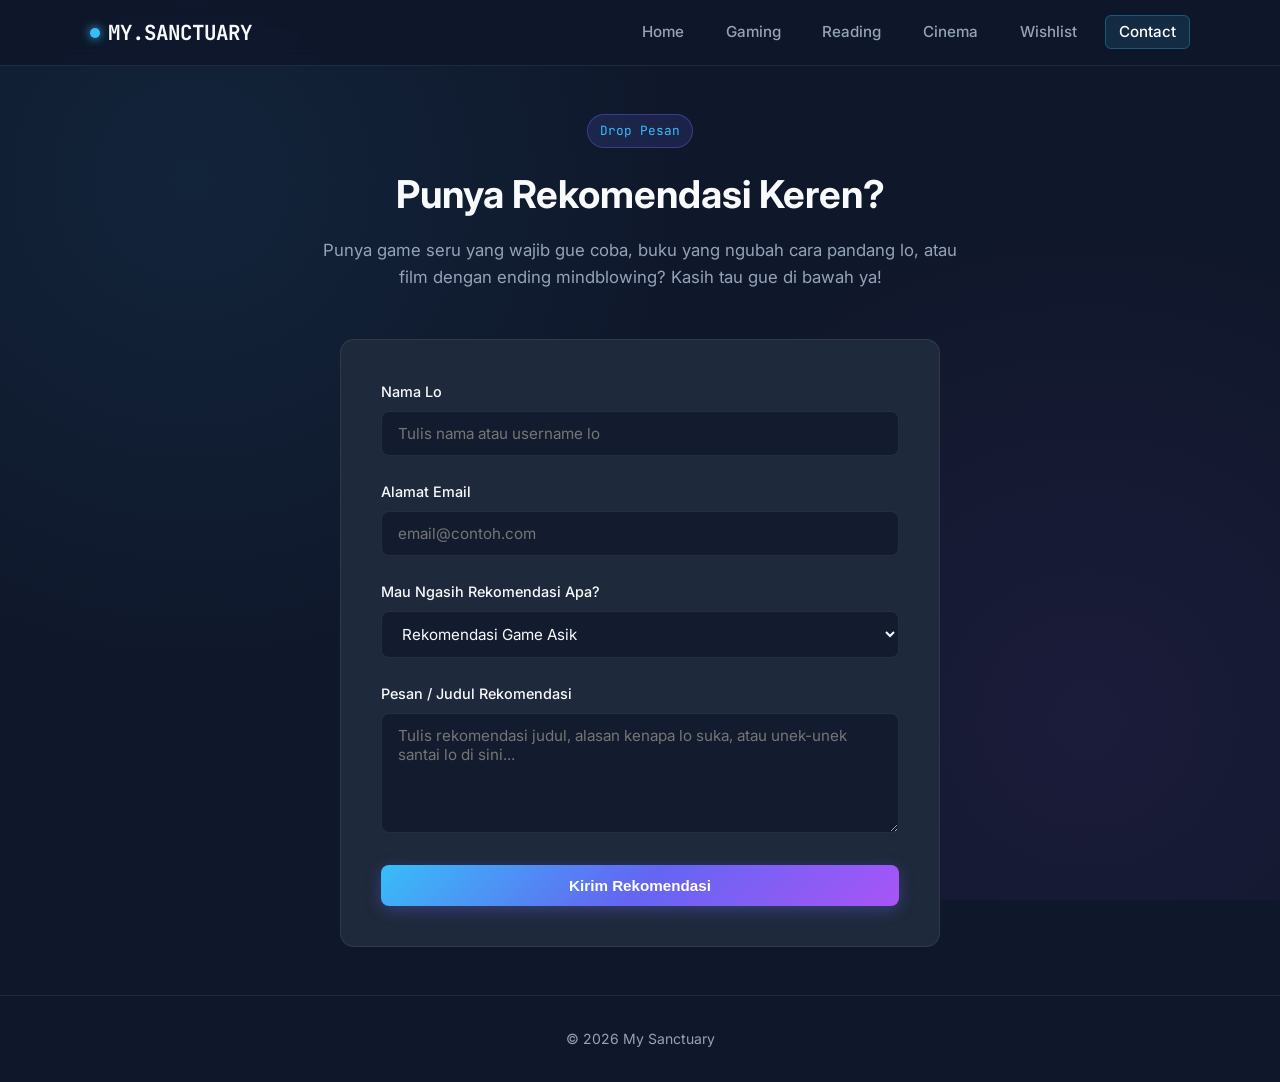
<file: pertemuan5/contact.html>
<!DOCTYPE html>
<html lang="id">
<head>
  <meta charset="UTF-8">
  <meta name="viewport" content="width=device-width, initial-scale=1.0">
  <title>Contact // My Sanctuary</title>
  <link rel="preconnect" href="https://fonts.googleapis.com">
  <link rel="preconnect" href="https://fonts.gstatic.com" crossorigin>
  <link href="https://fonts.googleapis.com/css2?family=Inter:wght@400;500;600;700;800&family=JetBrains+Mono:wght@400;600&display=swap" rel="stylesheet">
  <link rel="stylesheet" href="css/style.css">
</head>
<body>

  <!-- Navigation -->
  <header class="site-header">
    <div class="container nav-wrap">
      <a href="index.html" class="brand">
        <span class="brand-dot"></span> MY.SANCTUARY
      </a>
      <nav>
        <ul class="nav-links">
          <li><a href="index.html" class="nav-link">Home</a></li>
          <li><a href="games.html" class="nav-link">Gaming</a></li>
          <li><a href="books.html" class="nav-link">Reading</a></li>
          <li><a href="movies.html" class="nav-link">Cinema</a></li>
          <li><a href="wishlist.html" class="nav-link">Wishlist</a></li>
          <li><a href="contact.html" class="nav-link active">Contact</a></li>
        </ul>
      </nav>
    </div>
  </header>

  <!-- Main Content -->
  <main class="main-content">
    <div class="container">
      
      <div class="page-header">
        <span class="badge">Drop Pesan</span>
        <h1>Punya Rekomendasi Keren?</h1>
        <p>Punya game seru yang wajib gue coba, buku yang ngubah cara pandang lo, atau film dengan ending mindblowing? Kasih tau gue di bawah ya!</p>
      </div>

      <div class="contact-form">
        <form action="#" method="POST" onsubmit="event.preventDefault(); alert('Mantap! Rekomendasi atau pesan lo udah terkirim.');">
          <div class="form-group">
            <label for="name">Nama Lo</label>
            <input type="text" id="name" class="form-control" placeholder="Tulis nama atau username lo" required>
          </div>

          <div class="form-group">
            <label for="email">Alamat Email</label>
            <input type="email" id="email" class="form-control" placeholder="email@contoh.com" required>
          </div>

          <div class="form-group">
            <label for="topic">Mau Ngasih Rekomendasi Apa?</label>
            <select id="topic" class="form-control">
              <option value="game">Rekomendasi Game Asik</option>
              <option value="book">Buku Bacaan Bagus</option>
              <option value="movie">Film / Serial Keren</option>
              <option value="other">Sekadar Ngobrol Santai</option>
            </select>
          </div>

          <div class="form-group">
            <label for="message">Pesan / Judul Rekomendasi</label>
            <textarea id="message" class="form-control" placeholder="Tulis rekomendasi judul, alasan kenapa lo suka, atau unek-unek santai lo di sini..." required></textarea>
          </div>

          <button type="submit" class="btn btn-primary" style="width: 100%; justify-content: center;">
            Kirim Rekomendasi 
          </button>
        </form>
      </div>

    </div>
  </main>

  <!-- Footer -->
  <footer class="site-footer">
    <div class="container">
      <p>© 2026 My Sanctuary</p>
    </div>
  </footer>

</body>
</html>
</file>
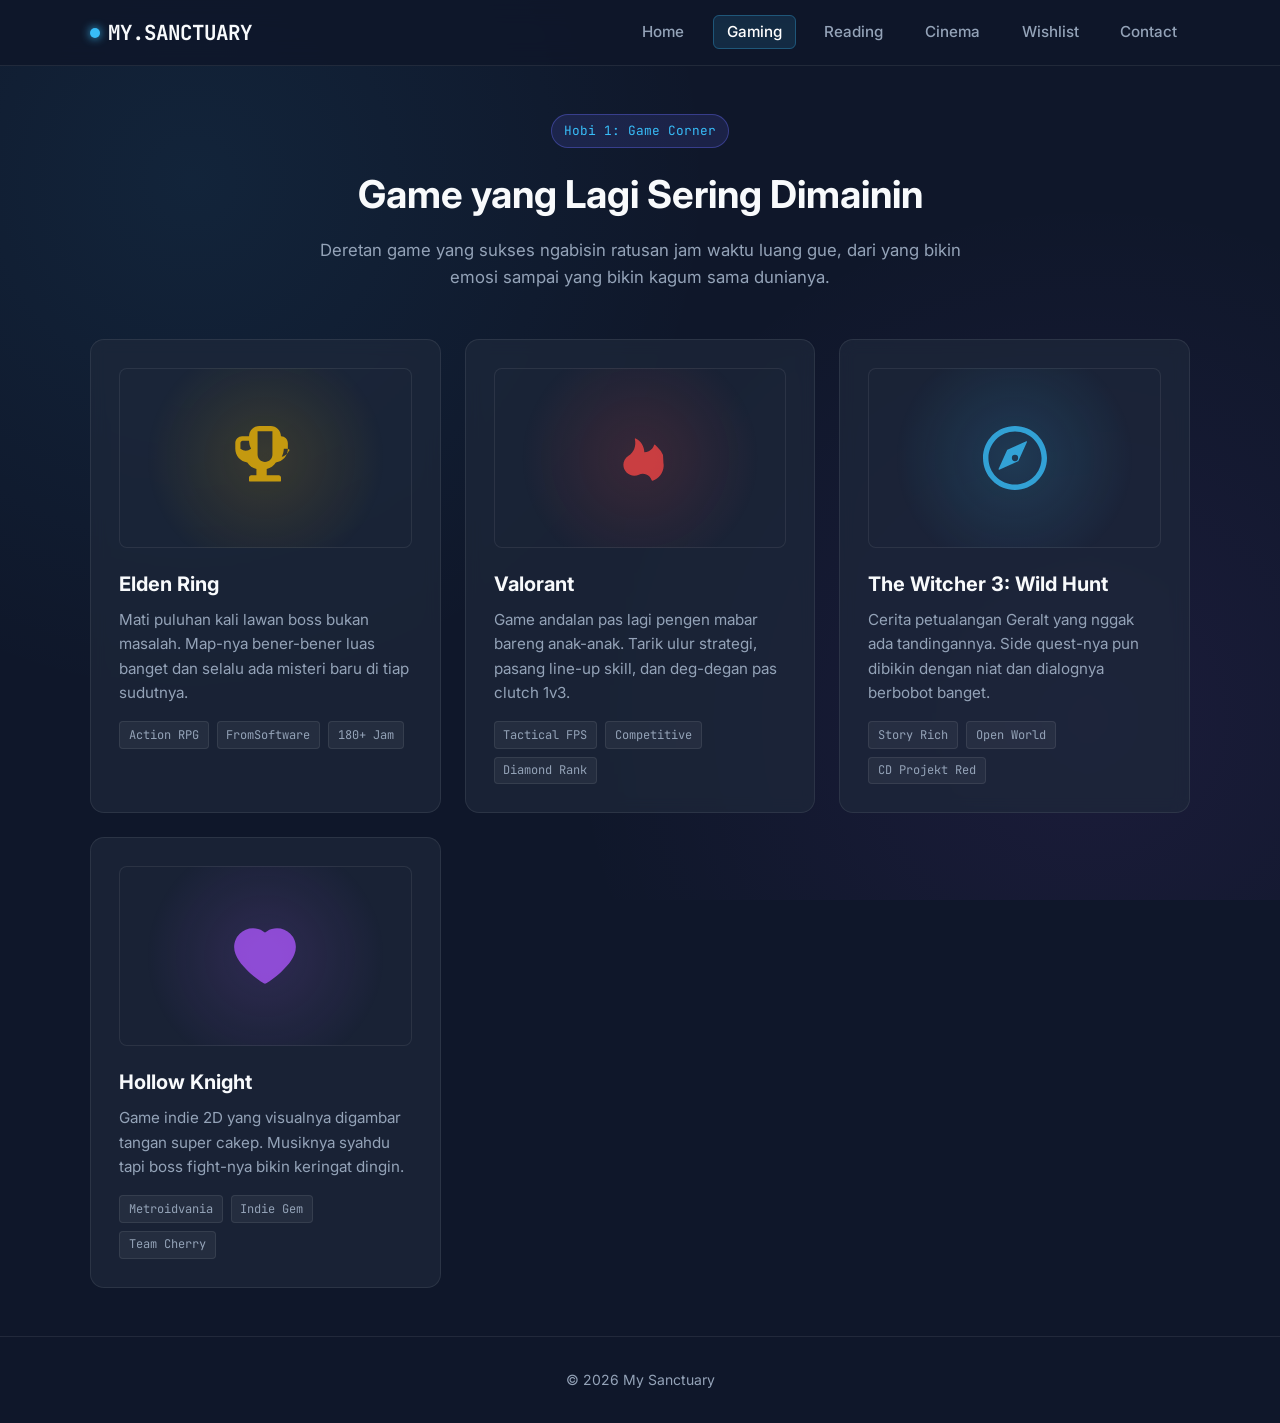
<file: pertemuan5/games.html>
<!DOCTYPE html>
<html lang="id">
<head>
  <meta charset="UTF-8">
  <meta name="viewport" content="width=device-width, initial-scale=1.0">
  <title>Gaming // My Sanctuary</title>
  <link rel="preconnect" href="https://fonts.googleapis.com">
  <link rel="preconnect" href="https://fonts.gstatic.com" crossorigin>
  <link href="https://fonts.googleapis.com/css2?family=Inter:wght@400;500;600;700;800&family=JetBrains+Mono:wght@400;600&display=swap" rel="stylesheet">
  <link rel="stylesheet" href="css/style.css">
</head>
<body>

  <!-- Navigation -->
  <header class="site-header">
    <div class="container nav-wrap">
      <a href="index.html" class="brand">
        <span class="brand-dot"></span> MY.SANCTUARY
      </a>
      <nav>
        <ul class="nav-links">
          <li><a href="index.html" class="nav-link">Home</a></li>
          <li><a href="games.html" class="nav-link active">Gaming</a></li>
          <li><a href="books.html" class="nav-link">Reading</a></li>
          <li><a href="movies.html" class="nav-link">Cinema</a></li>
          <li><a href="wishlist.html" class="nav-link">Wishlist</a></li>
          <li><a href="contact.html" class="nav-link">Contact</a></li>
        </ul>
      </nav>
    </div>
  </header>

  <!-- Main Content -->
  <main class="main-content">
    <div class="container">
      
      <div class="page-header">
        <span class="badge">Hobi 1: Game Corner</span>
        <h1>Game yang Lagi Sering Dimainin</h1>
        <p>Deretan game yang sukses ngabisin ratusan jam waktu luang gue, dari yang bikin emosi sampai yang bikin kagum sama dunianya.</p>
      </div>

      <!-- Games Grid -->
      <div class="grid-cards">
        
        <div class="card showcase-card">
          <div class="showcase-thumb" style="background: radial-gradient(circle, rgba(234,179,8,0.15), transparent 70%);">
            <!-- Ant Design TrophyOutlined -->
            <svg viewBox="64 64 896 896" style="fill: #eab308; stroke: none;"><path d="M832 208h-96.6c0-79.5-64.5-144-144-144H432.6c-79.5 0-144 64.5-144 144H192c-53 0-96 43-96 96v80c0 98.4 73.1 179.9 168 190.4 29.8 45.4 74.3 78.4 128 91.8V752H320c-17.7 0-32 14.3-32 32v48c0 4.4 3.6 8 8 8h432c4.4 0 8-3.6 8-8v-48c0-17.7-14.3-32-32-32H536V666.2c53.7-13.4 98.2-46.4 128-91.8 94.9-10.5 168-92 168-190.4v-80c0-53-43-96-96-96zM168 384v-80c0-17.7 14.3-32 32-32h88.6c1.1 39.8 11.2 77.5 28.5 111.4A127.35 127.35 0 01168 384zm448 80c0 57.3-46.7 104-104 104s-104-46.7-104-104V136h208v328zm240-80c0 .3 0 .7-.1 1-13.7 54.3-55.6 96.6-109 110.4 17.3-33.9 27.4-71.6 28.5-111.4H824c17.7 0 32 14.3 32 32v-32z"/></svg>
          </div>
          <h3>Elden Ring</h3>
          <p>Mati puluhan kali lawan boss bukan masalah. Map-nya bener-bener luas banget dan selalu ada misteri baru di tiap sudutnya.</p>
          <div class="tag-list">
            <span class="tag">Action RPG</span>
            <span class="tag">FromSoftware</span>
            <span class="tag">180+ Jam</span>
          </div>
        </div>

        <div class="card showcase-card">
          <div class="showcase-thumb" style="background: radial-gradient(circle, rgba(239,68,68,0.15), transparent 70%);">
            <!-- Ant Design FireOutlined -->
            <svg viewBox="64 64 896 896" style="fill: #ef4444; stroke: none;"><path d="M834.1 469.2A347.49 347.49 0 00751.2 354l-29.1-26.7a8.07 8.07 0 00-13 3.6c-4.4 17.7-12.8 34.3-25.2 48.7-27.4 31.9-67.4 51.5-111.4 53.6v-2.2c0-84.8-49.8-158.4-121.7-193.3a8.04 8.04 0 00-11.4 8.8c11.9 45.4 9.1 94-8.8 138-16 39.3-43.5 71.9-79.6 94.4-44.5 27.8-71.6 76-71.6 128.2 0 84.1 68.2 152.3 152.3 152.3 22.8 0 44.4-5 63.8-14 17.2-7.9 36.3-12.3 56.4-12.3 34.2 0 65.6 13.1 89.2 34.7 15.3 14 26.6 32 32.7 52.3 2.1 7.2 9.7 11.2 16.5 8.7 85.3-30.8 147.2-108.5 152.9-202.1.8-15.1-.3-30.2-3.1-44.9z"/></svg>
          </div>
          <h3>Valorant</h3>
          <p>Game andalan pas lagi pengen mabar bareng anak-anak. Tarik ulur strategi, pasang line-up skill, dan deg-degan pas clutch 1v3.</p>
          <div class="tag-list">
            <span class="tag">Tactical FPS</span>
            <span class="tag">Competitive</span>
            <span class="tag">Diamond Rank</span>
          </div>
        </div>

        <div class="card showcase-card">
          <div class="showcase-thumb" style="background: radial-gradient(circle, rgba(56,189,248,0.15), transparent 70%);">
            <!-- Ant Design CompassOutlined -->
            <svg viewBox="64 64 896 896" style="fill: #38bdf8; stroke: none;"><path d="M512 64C264.6 64 64 264.6 64 512s200.6 448 448 448 448-200.6 448-448S759.4 64 512 64zm0 820c-205.4 0-372-166.6-372-372s166.6-372 372-372 372 166.6 372 372-166.6 372-372 372zm167.3-605.3a8 8 0 00-9.6-1.9l-264 120a8.03 8.03 0 00-4.1 4.1l-120 264a8 8 0 001.9 9.6c2.3 1.8 5.3 2.5 8.1 1.9l264-120c1.7-.8 3.3-2.4 4.1-4.1l120-264c1.2-2.8.5-5.8-1.9-8.1zM512 556a44 44 0 110-88 44 44 0 010 88z"/></svg>
          </div>
          <h3>The Witcher 3: Wild Hunt</h3>
          <p>Cerita petualangan Geralt yang nggak ada tandingannya. Side quest-nya pun dibikin dengan niat dan dialognya berbobot banget.</p>
          <div class="tag-list">
            <span class="tag">Story Rich</span>
            <span class="tag">Open World</span>
            <span class="tag">CD Projekt Red</span>
          </div>
        </div>

        <div class="card showcase-card">
          <div class="showcase-thumb" style="background: radial-gradient(circle, rgba(168,85,247,0.15), transparent 70%);">
            <!-- Ant Design HeartOutlined -->
            <svg viewBox="64 64 896 896" style="fill: #a855f7; stroke: none;"><path d="M923 283.6a260.04 260.04 0 00-56.9-82.8 264.4 264.4 0 00-84-55.5A265.34 265.34 0 00679.7 125c-49.3 0-97.4 13.5-139.2 39-10 6.1-19.5 12.8-28.5 20.1-9-7.3-18.5-14-28.5-20.1-41.8-25.5-89.9-39-139.2-39-35.5 0-69.9 6.8-102.4 20.3-31.4 13-59.7 31.7-84 55.5a258.44 258.44 0 00-56.9 82.8c-13.9 32.3-21 66.6-21 101.9 0 33.3 6.8 68 20.3 103.3 11.3 29.5 27.5 60.1 48.2 91 32.8 48.9 77.9 99.9 133.9 151.6 92.8 85.7 184.7 144.9 188.6 147.3l23.7 15.2c10.5 6.7 24 6.7 34.5 0l23.7-15.2c3.9-2.5 95.7-61.6 188.6-147.3 56-51.7 101.1-102.7 133.9-151.6 20.7-30.9 37-61.5 48.2-91 13.5-35.3 20.3-70 20.3-103.3.1-35.3-7-69.6-20.9-101.9z"/></svg>
          </div>
          <h3>Hollow Knight</h3>
          <p>Game indie 2D yang visualnya digambar tangan super cakep. Musiknya syahdu tapi boss fight-nya bikin keringat dingin.</p>
          <div class="tag-list">
            <span class="tag">Metroidvania</span>
            <span class="tag">Indie Gem</span>
            <span class="tag">Team Cherry</span>
          </div>
        </div>

      </div>

    </div>
  </main>

  <!-- Footer -->
  <footer class="site-footer">
    <div class="container">
      <p>© 2026 My Sanctuary</p>
    </div>
  </footer>

</body>
</html>
</file>
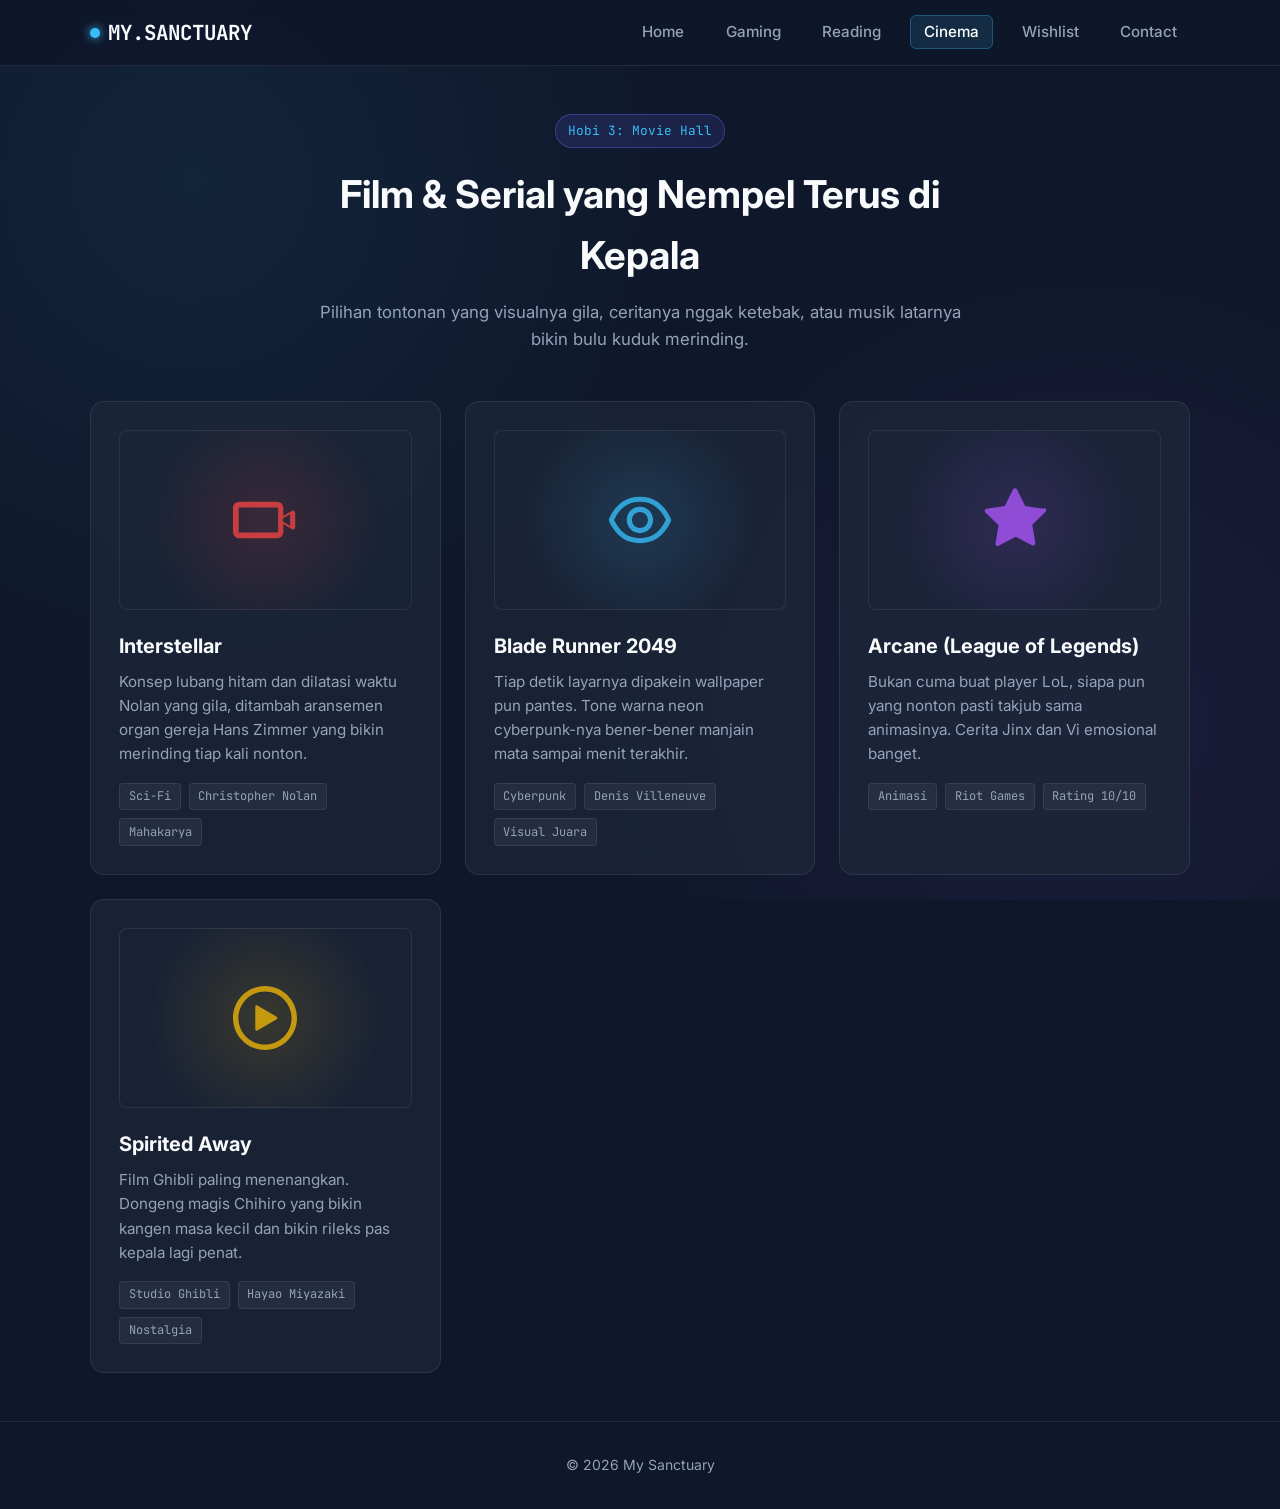
<file: pertemuan5/movies.html>
<!DOCTYPE html>
<html lang="id">
<head>
  <meta charset="UTF-8">
  <meta name="viewport" content="width=device-width, initial-scale=1.0">
  <title>Cinema // My Sanctuary</title>
  <link rel="preconnect" href="https://fonts.googleapis.com">
  <link rel="preconnect" href="https://fonts.gstatic.com" crossorigin>
  <link href="https://fonts.googleapis.com/css2?family=Inter:wght@400;500;600;700;800&family=JetBrains+Mono:wght@400;600&display=swap" rel="stylesheet">
  <link rel="stylesheet" href="css/style.css">
</head>
<body>

  <!-- Navigation -->
  <header class="site-header">
    <div class="container nav-wrap">
      <a href="index.html" class="brand">
        <span class="brand-dot"></span> MY.SANCTUARY
      </a>
      <nav>
        <ul class="nav-links">
          <li><a href="index.html" class="nav-link">Home</a></li>
          <li><a href="games.html" class="nav-link">Gaming</a></li>
          <li><a href="books.html" class="nav-link">Reading</a></li>
          <li><a href="movies.html" class="nav-link active">Cinema</a></li>
          <li><a href="wishlist.html" class="nav-link">Wishlist</a></li>
          <li><a href="contact.html" class="nav-link">Contact</a></li>
        </ul>
      </nav>
    </div>
  </header>

  <!-- Main Content -->
  <main class="main-content">
    <div class="container">
      
      <div class="page-header">
        <span class="badge">Hobi 3: Movie Hall</span>
        <h1>Film & Serial yang Nempel Terus di Kepala</h1>
        <p>Pilihan tontonan yang visualnya gila, ceritanya nggak ketebak, atau musik latarnya bikin bulu kuduk merinding.</p>
      </div>

      <!-- Movies Grid -->
      <div class="grid-cards">
        
        <div class="card showcase-card">
          <div class="showcase-thumb" style="background: radial-gradient(circle, rgba(239,68,68,0.15), transparent 70%);">
            <!-- Ant Design VideoCameraOutlined -->
            <svg viewBox="64 64 896 896" style="fill: #ef4444; stroke: none;"><path d="M920 384.4c-9.1-5.7-20.7-5.9-30-.5L768 454.4V344c0-48.5-39.5-88-88-88H152c-48.5 0-88 39.5-88 88v336c0 48.5 39.5 88 88 88h528c48.5 0 88-39.5 88-88V569.6l122 70.5c4.7 2.7 9.9 4.1 15.2 4.1 5.1 0 10.2-1.3 14.8-3.9 9.3-5.3 15-15.1 15-25.8V410.2c0-10.7-5.7-20.5-15-25.8zM696 680c0 4.4-3.6 8-8 8H152c-4.4 0-8-3.6-8-8V344c0-4.4 3.6-8 8-8h536c4.4 0 8 3.6 8 8v336zm168-87.1l-104-60.1V491.2l104-60.1v161.8z"/></svg>
          </div>
          <h3>Interstellar</h3>
          <p>Konsep lubang hitam dan dilatasi waktu Nolan yang gila, ditambah aransemen organ gereja Hans Zimmer yang bikin merinding tiap kali nonton.</p>
          <div class="tag-list">
            <span class="tag">Sci-Fi</span>
            <span class="tag">Christopher Nolan</span>
            <span class="tag">Mahakarya</span>
          </div>
        </div>

        <div class="card showcase-card">
          <div class="showcase-thumb" style="background: radial-gradient(circle, rgba(56,189,248,0.15), transparent 70%);">
            <!-- Ant Design EyeOutlined -->
            <svg viewBox="64 64 896 896" style="fill: #38bdf8; stroke: none;"><path d="M942.2 486.2C847.4 286.5 704.1 186 512 186c-192.2 0-335.4 100.5-430.2 300.3a60.3 60.3 0 000 51.5C176.6 737.5 319.9 838 512 838c192.2 0 335.4-100.5 430.2-300.3 7.7-16.2 7.7-35 0-51.5zM512 766c-161.3 0-279.4-81.8-362.7-254C232.6 339.8 350.7 258 512 258c161.3 0 279.4 81.8 362.7 254C791.4 684.2 673.3 766 512 766zm-1-438c-101.6 0-184 82.4-184 184s82.4 184 184 184 184-82.4 184-184-82.4-184-184-184zm0 296c-61.9 0-112-50.1-112-112s50.1-112 112-112 112 50.1 112 112-50.1 112-112 112z"/></svg>
          </div>
          <h3>Blade Runner 2049</h3>
          <p>Tiap detik layarnya dipakein wallpaper pun pantes. Tone warna neon cyberpunk-nya bener-bener manjain mata sampai menit terakhir.</p>
          <div class="tag-list">
            <span class="tag">Cyberpunk</span>
            <span class="tag">Denis Villeneuve</span>
            <span class="tag">Visual Juara</span>
          </div>
        </div>

        <div class="card showcase-card">
          <div class="showcase-thumb" style="background: radial-gradient(circle, rgba(168,85,247,0.15), transparent 70%);">
            <!-- Ant Design StarOutlined -->
            <svg viewBox="64 64 896 896" style="fill: #a855f7; stroke: none;"><path d="M908.1 353.1l-253.9-36.9L540.7 86.1c-3.1-6.3-8.2-11.4-14.5-14.5-15.8-7.8-35-1.3-42.9 14.5L369.8 316.2l-253.9 36.9c-7 1-13.4 4.3-18.3 9.3a32.05 32.05 0 00.6 45.3l183.7 179.1-43.4 252.9a31.95 31.95 0 0013.8 31.8c13.8 9.5 32.8 6.5 43.1-6.9l227.1-119.4 227.1 119.4c6.2 3.3 13.4 4.6 20.3 3.7 17.5-2.4 29.8-18.5 27.4-36l-43.4-252.9 183.7-179.1c5-4.9 8.3-11.3 9.3-18.3 2.7-17.5-9.5-33.7-27.1-36.5z"/></svg>
          </div>
          <h3>Arcane (League of Legends)</h3>
          <p>Bukan cuma buat player LoL, siapa pun yang nonton pasti takjub sama animasinya. Cerita Jinx dan Vi emosional banget.</p>
          <div class="tag-list">
            <span class="tag">Animasi</span>
            <span class="tag">Riot Games</span>
            <span class="tag">Rating 10/10</span>
          </div>
        </div>

        <div class="card showcase-card">
          <div class="showcase-thumb" style="background: radial-gradient(circle, rgba(234,179,8,0.15), transparent 70%);">
            <!-- Ant Design PlayCircleOutlined -->
            <svg viewBox="64 64 896 896" style="fill: #eab308; stroke: none;"><path d="M512 64C264.6 64 64 264.6 64 512s200.6 448 448 448 448-200.6 448-448S759.4 64 512 64zm0 820c-205.4 0-372-166.6-372-372s166.6-372 372-372 372 166.6 372 372-166.6 372-372 372zM404.9 337.8c-12.7-7.4-28.9 1.8-28.9 16.5v315.4c0 14.7 16.2 23.9 28.9 16.5l270.8-157.7c12.6-7.4 12.6-25.7 0-33.1L404.9 337.8z"/></svg>
          </div>
          <h3>Spirited Away</h3>
          <p>Film Ghibli paling menenangkan. Dongeng magis Chihiro yang bikin kangen masa kecil dan bikin rileks pas kepala lagi penat.</p>
          <div class="tag-list">
            <span class="tag">Studio Ghibli</span>
            <span class="tag">Hayao Miyazaki</span>
            <span class="tag">Nostalgia</span>
          </div>
        </div>

      </div>

    </div>
  </main>

  <!-- Footer -->
  <footer class="site-footer">
    <div class="container">
      <p>© 2026 My Sanctuary</p>
    </div>
  </footer>

</body>
</html>
</file>
<file: pertemuan1/style.css>
* {
    margin: 0;
    padding: 0;
    box-sizing: border-box;
}

body {
    font-family: 'Segoe UI', Tahoma, Geneva, Verdana, sans-serif;
    background: linear-gradient(135deg, #0f0c29, #302b63, #24243e);
    min-height: 100vh;
    color: #e0e0e0;
}

h1 {
    font-size: 2.5rem;
    font-weight: 700;
    letter-spacing: 3px;
    text-transform: uppercase;
    background: linear-gradient(90deg, #a18cd1, #fbc2eb);
    -webkit-background-clip: text;
    -webkit-text-fill-color: transparent;
    background-clip: text;
}

h2 {
    font-size: 1.6rem;
    color: #a18cd1;
    margin-bottom: 20px;
    border-left: 4px solid #fbc2eb;
    padding-left: 12px;
}

h3 {
    color: #fbc2eb;
    font-size: 1.2rem;
    margin-bottom: 10px;
}

p {
    line-height: 1.8;
    color: #c0c0d0;
    margin-bottom: 12px;
}

hr {
    border: none;
    height: 2px;
    background: linear-gradient(90deg, transparent, #a18cd1, #fbc2eb, #a18cd1, transparent);
    margin: 20px 0;
}

form {
    background: rgba(255, 255, 255, 0.05);
    border: 1px solid rgba(161, 140, 209, 0.3);
    border-radius: 16px;
    padding: 30px;
    backdrop-filter: blur(10px);
}

table {
    width: 100%;
    border-collapse: collapse;
}

th {
    background: linear-gradient(90deg, #a18cd1, #8b6db5);
    color: #fff;
    padding: 12px 16px;
    text-align: left;
    font-size: 0.85rem;
    text-transform: uppercase;
    letter-spacing: 1px;
}

td {
    padding: 12px 16px;
    border-bottom: 1px solid rgba(161, 140, 209, 0.2);
    color: #d0d0e0;
    vertical-align: middle;
}

select {
    background: rgba(255, 255, 255, 0.08);
    color: #e0e0e0;
    border: 1px solid rgba(161, 140, 209, 0.5);
    border-radius: 8px;
    padding: 8px 12px;
    font-size: 0.95rem;
    outline: none;
    cursor: pointer;
}

textarea {
    background: rgba(255, 255, 255, 0.06);
    color: #e0e0e0;
    border: 1px solid rgba(161, 140, 209, 0.4);
    border-radius: 10px;
    padding: 12px;
    font-family: inherit;
    font-size: 0.95rem;
    resize: vertical;
    outline: none;
    width: 100%;
    transition: border-color 0.3s ease;
}

.container {
    max-width: 900px;
    margin: 0 auto;
    padding: 40px 24px;
}

.navbar {
    display: flex;
    align-items: center;
    gap: 8px;
    background: rgba(255, 255, 255, 0.05);
    backdrop-filter: blur(12px);
    border: 1px solid rgba(161, 140, 209, 0.2);
    border-radius: 50px;
    padding: 12px 24px;
    margin-bottom: 32px;
    flex-wrap: wrap;
}

.nav-link {
    color: #b0a0d0;
    text-decoration: none;
    font-weight: 600;
    font-size: 0.9rem;
    letter-spacing: 1.5px;
    text-transform: uppercase;
    padding: 6px 16px;
    border-radius: 25px;
    transition: all 0.3s ease;
}

.nav-separator {
    color: rgba(161, 140, 209, 0.4);
    font-size: 0.8rem;
}

.header-section {
    text-align: center;
    margin-bottom: 40px;
    padding: 40px 30px;
    background: rgba(255, 255, 255, 0.04);
    border-radius: 20px;
    border: 1px solid rgba(161, 140, 209, 0.15);
    position: relative;
    overflow: hidden;
}

.header-section::before {
    content: '';
    position: absolute;
    top: -50%;
    left: -50%;
    width: 200%;
    height: 200%;
    background: radial-gradient(circle, rgba(161, 140, 209, 0.08) 0%, transparent 60%);
    pointer-events: none;
}

.subtitle {
    color: #9090b0;
    font-size: 0.95rem;
    margin-top: 8px;
}

.card {
    background: rgba(255, 255, 255, 0.05);
    border: 1px solid rgba(161, 140, 209, 0.25);
    border-radius: 16px;
    padding: 28px;
    margin-bottom: 24px;
    backdrop-filter: blur(8px);
    transition: transform 0.3s ease, box-shadow 0.3s ease;
}

.badge {
    display: inline-block;
    background: linear-gradient(135deg, #a18cd1, #fbc2eb);
    color: #1a1a2e;
    font-size: 0.7rem;
    font-weight: 700;
    padding: 3px 10px;
    border-radius: 20px;
    text-transform: uppercase;
    letter-spacing: 1px;
}

.form-label {
    font-weight: 600;
    color: #b0a0d0;
    font-size: 0.9rem;
}

.btn-submit {
    background: linear-gradient(135deg, #a18cd1, #fbc2eb);
    color: #1a1a2e;
    border: none;
    padding: 12px 32px;
    border-radius: 25px;
    font-size: 0.95rem;
    font-weight: 700;
    cursor: pointer;
    letter-spacing: 1px;
    text-transform: uppercase;
    transition: all 0.3s ease;
}

.input-field {
    background: rgba(255, 255, 255, 0.06);
    color: #e0e0e0;
    border: 1px solid rgba(161, 140, 209, 0.4);
    border-radius: 10px;
    padding: 10px 14px;
    font-size: 0.95rem;
    width: 100%;
    outline: none;
    transition: border-color 0.3s ease, box-shadow 0.3s ease;
    font-family: inherit;
}

.team-grid {
    display: grid;
    grid-template-columns: repeat(auto-fill, minmax(200px, 1fr));
    gap: 20px;
    margin-top: 20px;
}

.team-card {
    background: rgba(255, 255, 255, 0.06);
    border: 1px solid rgba(161, 140, 209, 0.2);
    border-radius: 14px;
    padding: 24px 20px;
    text-align: center;
    transition: all 0.3s ease;
}

.product-grid {
    display: grid;
    grid-template-columns: repeat(auto-fill, minmax(220px, 1fr));
    gap: 24px;
    margin-top: 24px;
}

.product-card {
    background: rgba(255, 255, 255, 0.06);
    border: 1px solid rgba(161, 140, 209, 0.2);
    border-radius: 16px;
    overflow: hidden;
    transition: all 0.35s ease;
}

.product-info {
    padding: 18px;
}

.product-name {
    font-weight: 700;
    color: #d0c0f0;
    font-size: 1rem;
    margin-bottom: 6px;
}

.product-price {
    color: #fbc2eb;
    font-weight: 600;
    font-size: 0.95rem;
}

.product-img-placeholder {
    width: 100%;
    height: 140px;
    background: linear-gradient(135deg, rgba(161, 140, 209, 0.3), rgba(251, 194, 235, 0.2));
    display: flex;
    align-items: center;
    justify-content: center;
    font-size: 2.5rem;
}

.footer {
    text-align: center;
    padding: 24px;
    color: rgba(161, 140, 209, 0.5);
    font-size: 0.85rem;
    border-top: 1px solid rgba(161, 140, 209, 0.15);
    margin-top: 40px;
}

#main-title {
    margin-bottom: 10px;
}

#nav-home {
    background: linear-gradient(135deg, #a18cd1, #fbc2eb);
    color: #1a1a2e;
}

#contact-form {
    margin-top: 10px;
}

#submit-section {
    margin-top: 10px;
}

input[type="text"] {
    background: rgba(255, 255, 255, 0.06);
    color: #e0e0e0;
    border: 1px solid rgba(161, 140, 209, 0.4);
    border-radius: 10px;
    padding: 10px 14px;
    font-size: 0.95rem;
    width: 100%;
    outline: none;
    font-family: inherit;
    transition: border-color 0.3s ease, box-shadow 0.3s ease;
}

input[type="password"] {
    background: rgba(255, 255, 255, 0.06);
    color: #e0e0e0;
    border: 1px solid rgba(251, 194, 235, 0.4);
    border-radius: 10px;
    padding: 10px 14px;
    font-size: 0.95rem;
    width: 100%;
    outline: none;
    font-family: inherit;
    transition: border-color 0.3s ease;
}

input[type="radio"] {
    accent-color: #a18cd1;
    width: 16px;
    height: 16px;
    cursor: pointer;
    margin-right: 6px;
}

input[type="checkbox"] {
    accent-color: #fbc2eb;
    width: 16px;
    height: 16px;
    cursor: pointer;
    margin-right: 6px;
}

input[type="submit"] {
    background: linear-gradient(135deg, #a18cd1, #fbc2eb);
    color: #1a1a2e;
    border: none;
    padding: 12px 32px;
    border-radius: 25px;
    font-size: 0.95rem;
    font-weight: 700;
    cursor: pointer;
    letter-spacing: 1px;
    text-transform: uppercase;
    transition: all 0.3s ease;
}

a[href="#"] {
    opacity: 0.7;
}

.nav-link:hover {
    background: rgba(161, 140, 209, 0.2);
    color: #fbc2eb;
    transform: translateY(-1px);
}

.card:hover {
    transform: translateY(-4px);
    box-shadow: 0 12px 40px rgba(161, 140, 209, 0.2);
}

.team-card:hover {
    transform: translateY(-6px);
    box-shadow: 0 16px 40px rgba(161, 140, 209, 0.25);
    border-color: rgba(251, 194, 235, 0.4);
}

.product-card:hover {
    transform: translateY(-6px);
    box-shadow: 0 16px 40px rgba(161, 140, 209, 0.25);
    border-color: rgba(251, 194, 235, 0.4);
}

input[type="text"]:focus {
    border-color: #a18cd1;
    box-shadow: 0 0 0 3px rgba(161, 140, 209, 0.2);
}

input[type="password"]:focus {
    border-color: #fbc2eb;
    box-shadow: 0 0 0 3px rgba(251, 194, 235, 0.2);
}

textarea:focus {
    border-color: #a18cd1;
    box-shadow: 0 0 0 3px rgba(161, 140, 209, 0.15);
}

input[type="submit"]:hover {
    transform: translateY(-2px);
    box-shadow: 0 8px 24px rgba(161, 140, 209, 0.4);
}

input[type="submit"]:active {
    transform: translateY(0);
}

select:focus {
    border-color: #a18cd1;
    box-shadow: 0 0 0 3px rgba(161, 140, 209, 0.2);
}

tr:nth-child(even) td {
    background: rgba(255, 255, 255, 0.03);
}

tr:first-child th {
    border-radius: 10px 10px 0 0;
}

.nav-link:not(#nav-home) {
    border: 1px solid transparent;
}

.nav-link:not(#nav-home):hover {
    border-color: rgba(161, 140, 209, 0.3);
}

.header-section::after {
    content: '✦';
    display: block;
    text-align: center;
    color: rgba(161, 140, 209, 0.3);
    font-size: 1.5rem;
    margin-top: 12px;
}

h2::before {
    content: '◆ ';
    color: #fbc2eb;
    font-size: 0.9em;
}

.footer::before {
    content: '— ';
    color: #a18cd1;
}

.footer::after {
    content: ' —';
    color: #a18cd1;
}

p::first-letter {
    font-size: 1.3em;
    font-weight: 700;
    color: #fbc2eb;
}

::selection {
    background: rgba(161, 140, 209, 0.4);
    color: #fff;
}

.card p {
    color: #b0a0d0;
    font-size: 0.9rem;
}

.navbar a {
    display: inline-block;
}

.container > .header-section {
    border-top: 3px solid #a18cd1;
}

form > table {
    margin-top: 10px;
}

h2 + p {
    margin-top: 8px;
    color: #a090b0;
}

hr + p {
    margin-top: 4px;
}

h1 ~ p {
    font-size: 0.95rem;
}

tr ~ tr td {
    border-top: 1px solid rgba(161, 140, 209, 0.1);
}
</file>
<file: pertemuan5/css/style.css>
:root {
  --bg-primary: #0f172a;
  --bg-secondary: #1e293b;
  --bg-card: rgba(30, 41, 59, 0.7);
  --border-color: rgba(255, 255, 255, 0.08);
  --accent-cyan: #38bdf8;
  --accent-blue: #6366f1;
  --accent-purple: #a855f7;
  --text-main: #f8fafc;
  --text-muted: #94a3b8;
  --gradient-brand: linear-gradient(135deg, #38bdf8 0%, #6366f1 50%, #a855f7 100%);
  --shadow-glow: 0 0 25px rgba(56, 189, 248, 0.2);
  --transition: all 0.3s cubic-bezier(0.4, 0, 0.2, 1);
  --font-sans: 'Inter', system-ui, -apple-system, sans-serif;
  --font-mono: 'JetBrains Mono', monospace, Consolas;
}

*, *::before, *::after {
  box-sizing: border-box;
  margin: 0;
  padding: 0;
}

body {
  font-family: var(--font-sans);
  background-color: var(--bg-primary);
  color: var(--text-main);
  line-height: 1.6;
  min-height: 100vh;
  display: flex;
  flex-direction: column;
  background-image: 
    radial-gradient(circle at 15% 20%, rgba(56, 189, 248, 0.08) 0%, transparent 40%),
    radial-gradient(circle at 85% 80%, rgba(168, 85, 247, 0.08) 0%, transparent 40%);
  background-attachment: fixed;
}

/* Container */
.container {
  width: 90%;
  max-width: 1100px;
  margin: 0 auto;
}

/* Navbar */
.site-header {
  position: sticky;
  top: 0;
  z-index: 100;
  background: rgba(15, 23, 42, 0.85);
  backdrop-filter: blur(12px);
  -webkit-backdrop-filter: blur(12px);
  border-bottom: 1px solid var(--border-color);
}

.nav-wrap {
  display: flex;
  justify-content: space-between;
  align-items: center;
  padding: 1rem 0;
}

.brand {
  font-family: var(--font-mono);
  font-size: 1.3rem;
  font-weight: 700;
  color: var(--text-main);
  text-decoration: none;
  display: flex;
  align-items: center;
  gap: 0.5rem;
}

.brand-dot {
  width: 10px;
  height: 10px;
  border-radius: 50%;
  background: var(--accent-cyan);
  box-shadow: 0 0 10px var(--accent-cyan);
  display: inline-block;
}

.nav-links {
  list-style: none;
  display: flex;
  gap: 1rem;
}

.nav-link {
  color: var(--text-muted);
  text-decoration: none;
  font-size: 0.95rem;
  font-weight: 500;
  padding: 0.4rem 0.8rem;
  border-radius: 6px;
  transition: var(--transition);
}

.nav-link:hover,
.nav-link.active {
  color: #fff;
  background: rgba(56, 189, 248, 0.12);
  border: 1px solid rgba(56, 189, 248, 0.3);
}

/* Main Content */
.main-content {
  flex: 1;
  padding: 3rem 0;
}

/* Hero Section */
.hero {
  display: grid;
  grid-template-columns: 1.2fr 0.8fr;
  align-items: center;
  gap: 3rem;
  margin-bottom: 4rem;
}

.badge {
  display: inline-block;
  font-family: var(--font-mono);
  font-size: 0.8rem;
  background: rgba(99, 102, 241, 0.15);
  color: var(--accent-cyan);
  border: 1px solid rgba(99, 102, 241, 0.4);
  padding: 0.35rem 0.75rem;
  border-radius: 9999px;
  margin-bottom: 1rem;
}

.hero-title {
  font-size: 2.8rem;
  line-height: 1.2;
  font-weight: 800;
  margin-bottom: 1.25rem;
  letter-spacing: -0.02em;
}

.text-gradient {
  background: var(--gradient-brand);
  -webkit-background-clip: text;
  -webkit-text-fill-color: transparent;
}

.hero-desc {
  font-size: 1.1rem;
  color: var(--text-muted);
  margin-bottom: 2rem;
}

.btn-group {
  display: flex;
  gap: 1rem;
  flex-wrap: wrap;
}

.btn {
  display: inline-flex;
  align-items: center;
  gap: 0.5rem;
  font-size: 0.95rem;
  font-weight: 600;
  padding: 0.75rem 1.4rem;
  border-radius: 8px;
  text-decoration: none;
  cursor: pointer;
  transition: var(--transition);
  border: none;
}

.btn-primary {
  background: var(--gradient-brand);
  color: #fff;
  box-shadow: 0 4px 15px rgba(99, 102, 241, 0.35);
}

.btn-primary:hover {
  transform: translateY(-2px);
  box-shadow: 0 8px 25px rgba(99, 102, 241, 0.5);
}

.btn-secondary {
  background: var(--bg-secondary);
  color: var(--text-main);
  border: 1px solid var(--border-color);
}

.btn-secondary:hover {
  border-color: var(--accent-cyan);
  color: var(--accent-cyan);
}

/* Cards & Grid */
.grid-cards {
  display: grid;
  grid-template-columns: repeat(auto-fit, minmax(280px, 1fr));
  gap: 1.5rem;
  margin-top: 2rem;
}

.card {
  background: var(--bg-card);
  backdrop-filter: blur(8px);
  -webkit-backdrop-filter: blur(8px);
  border: 1px solid var(--border-color);
  border-radius: 14px;
  padding: 1.75rem;
  transition: var(--transition);
}

.card:hover {
  transform: translateY(-4px);
  border-color: rgba(56, 189, 248, 0.4);
  box-shadow: var(--shadow-glow);
}

.card-icon {
  font-size: 1.75rem;
  margin-bottom: 1rem;
  display: inline-flex;
  align-items: center;
  justify-content: center;
  width: 46px;
  height: 46px;
  border-radius: 10px;
  background: rgba(56, 189, 248, 0.1);
  color: var(--accent-cyan);
  border: 1px solid rgba(56, 189, 248, 0.2);
}

.card-icon svg {
  width: 24px;
  height: 24px;
  fill: currentColor;
}

.card h3 {
  font-size: 1.25rem;
  margin-bottom: 0.5rem;
}

.card p {
  color: var(--text-muted);
  font-size: 0.95rem;
}

/* Page Headers */
.page-header {
  text-align: center;
  max-width: 650px;
  margin: 0 auto 3rem;
}

.page-header h1 {
  font-size: 2.4rem;
  margin-bottom: 0.75rem;
}

.page-header p {
  color: var(--text-muted);
  font-size: 1.05rem;
}

/* Routine / Timeline Section */
.timeline {
  position: relative;
  max-width: 750px;
  margin: 0 auto;
  padding-left: 2rem;
  border-left: 2px solid rgba(56, 189, 248, 0.3);
}

.timeline-item {
  position: relative;
  margin-bottom: 2.5rem;
}

.timeline-dot {
  position: absolute;
  left: -2.6rem;
  top: 0.2rem;
  width: 14px;
  height: 14px;
  border-radius: 50%;
  background: var(--accent-cyan);
  border: 3px solid var(--bg-primary);
  box-shadow: 0 0 10px var(--accent-cyan);
}

.timeline-time {
  font-family: var(--font-mono);
  font-size: 0.85rem;
  color: var(--accent-cyan);
  margin-bottom: 0.25rem;
}

.timeline-content {
  background: var(--bg-secondary);
  border: 1px solid var(--border-color);
  padding: 1.25rem 1.5rem;
  border-radius: 10px;
}

/* Gear & Projects Showcase */
.showcase-card {
  overflow: hidden;
  display: flex;
  flex-direction: column;
}

.showcase-thumb {
  width: 100%;
  height: 180px;
  background: #111827;
  border-radius: 8px;
  display: flex;
  align-items: center;
  justify-content: center;
  margin-bottom: 1.25rem;
  border: 1px solid var(--border-color);
  position: relative;
  overflow: hidden;
}

.showcase-thumb svg {
  width: 64px;
  height: 64px;
  opacity: 0.8;
  transition: var(--transition);
}

.showcase-card:hover .showcase-thumb svg {
  transform: scale(1.1);
  opacity: 1;
}

.tag-list {
  display: flex;
  flex-wrap: wrap;
  gap: 0.5rem;
  margin-top: 1rem;
}

.tag {
  font-size: 0.75rem;
  font-family: var(--font-mono);
  background: rgba(255, 255, 255, 0.05);
  color: var(--text-muted);
  padding: 0.2rem 0.55rem;
  border-radius: 4px;
  border: 1px solid var(--border-color);
}

/* Forms */
.contact-form {
  max-width: 600px;
  margin: 0 auto;
  background: var(--bg-secondary);
  padding: 2.5rem;
  border-radius: 14px;
  border: 1px solid var(--border-color);
}

.form-group {
  margin-bottom: 1.5rem;
}

.form-group label {
  display: block;
  font-size: 0.9rem;
  font-weight: 500;
  margin-bottom: 0.5rem;
}

.form-control {
  width: 100%;
  padding: 0.75rem 1rem;
  background: rgba(15, 23, 42, 0.7);
  border: 1px solid var(--border-color);
  border-radius: 8px;
  color: var(--text-main);
  font-family: var(--font-sans);
  font-size: 0.95rem;
  transition: var(--transition);
}

.form-control:focus {
  outline: none;
  border-color: var(--accent-cyan);
  box-shadow: 0 0 0 3px rgba(56, 189, 248, 0.2);
}

textarea.form-control {
  resize: vertical;
  min-height: 120px;
}

/* Stats Counter */
.stats-grid {
  display: grid;
  grid-template-columns: repeat(auto-fit, minmax(200px, 1fr));
  gap: 1.5rem;
  margin: 3rem 0;
  text-align: center;
}

.stat-item {
  background: var(--bg-secondary);
  border: 1px solid var(--border-color);
  border-radius: 12px;
  padding: 1.5rem;
}

.stat-num {
  font-size: 2.2rem;
  font-weight: 800;
  font-family: var(--font-mono);
  color: var(--accent-cyan);
}

.stat-label {
  font-size: 0.85rem;
  color: var(--text-muted);
  text-transform: uppercase;
  letter-spacing: 0.05em;
  margin-top: 0.25rem;
}

/* Footer */
.site-footer {
  border-top: 1px solid var(--border-color);
  padding: 2rem 0;
  margin-top: auto;
  text-align: center;
  color: var(--text-muted);
  font-size: 0.875rem;
}

.site-footer a {
  color: var(--accent-cyan);
  text-decoration: none;
}

/* Responsive */
@media (max-width: 768px) {
  .hero {
    grid-template-columns: 1fr;
    text-align: center;
  }
  
  .btn-group {
    justify-content: center;
  }

  .nav-wrap {
    flex-direction: column;
    gap: 1rem;
  }

  .nav-links {
    flex-wrap: wrap;
    justify-content: center;
  }

  .hero-title {
    font-size: 2.2rem;
  }
}
</file>
